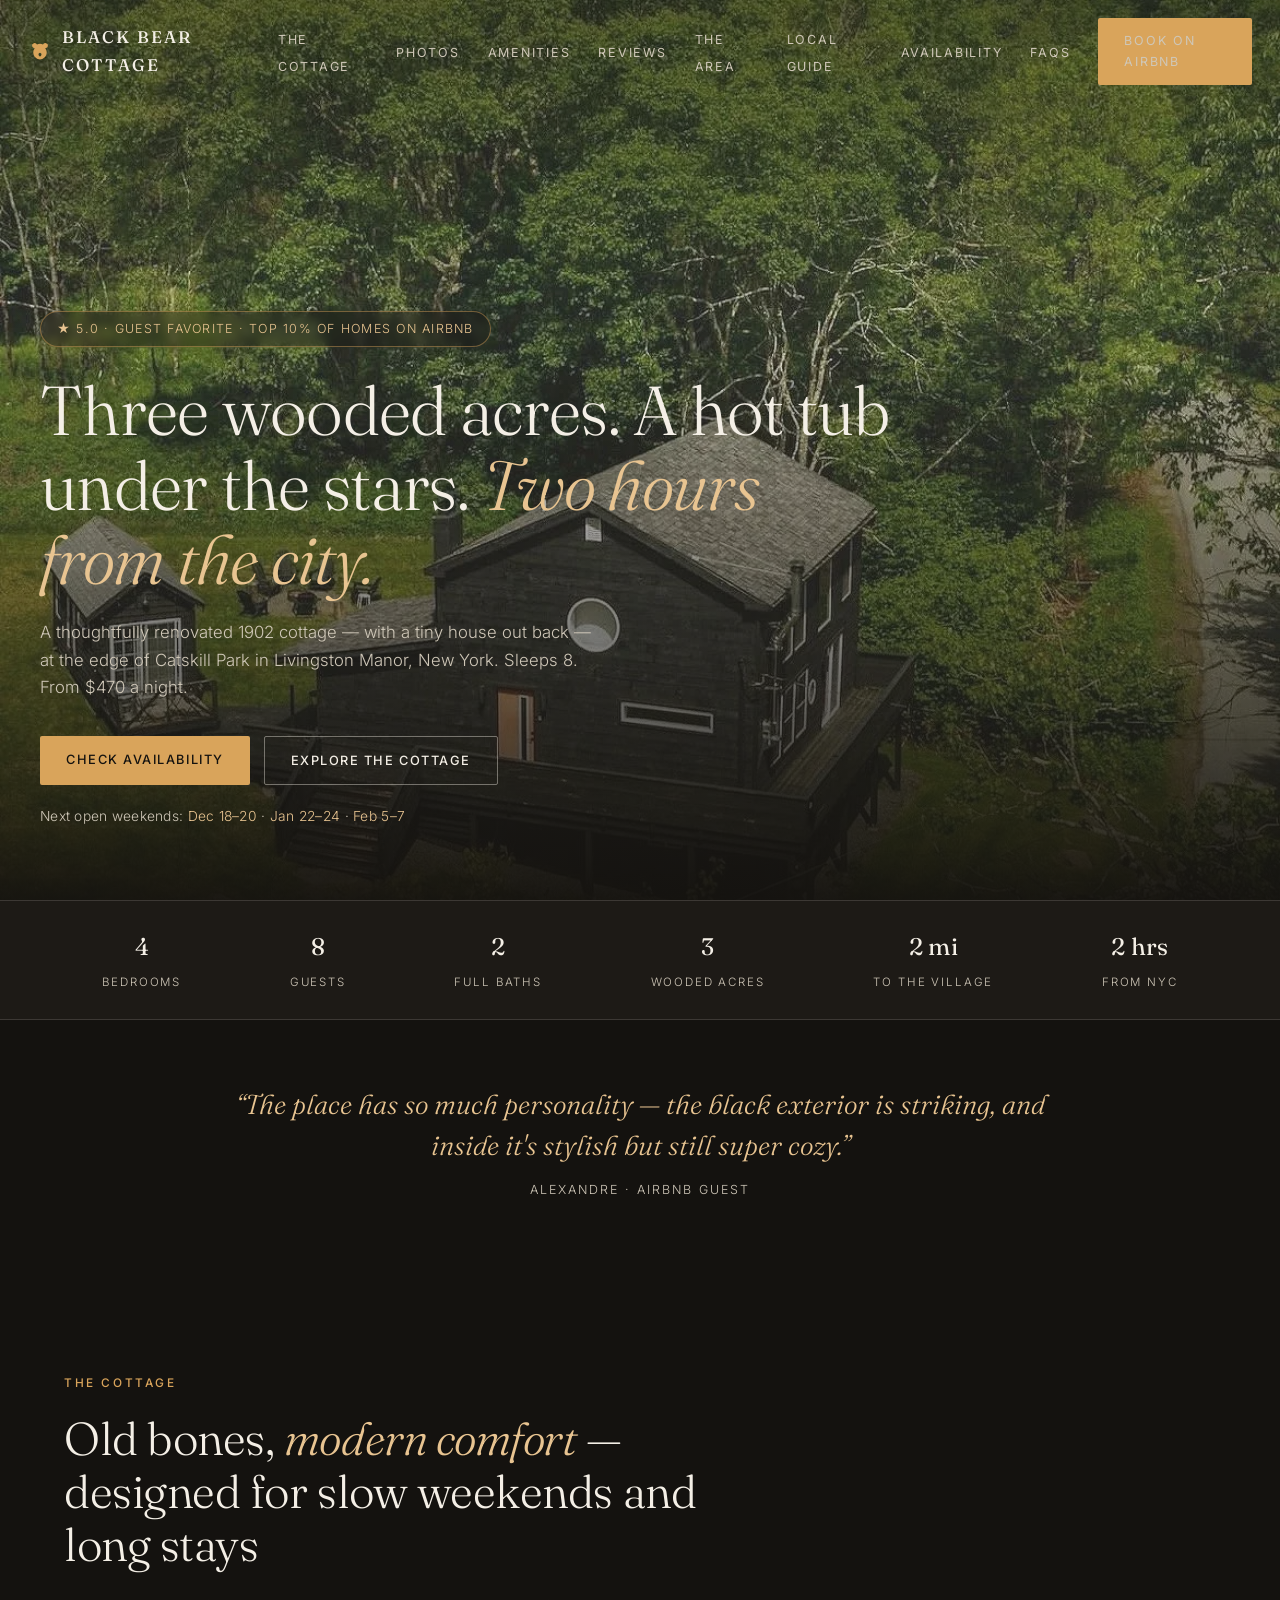
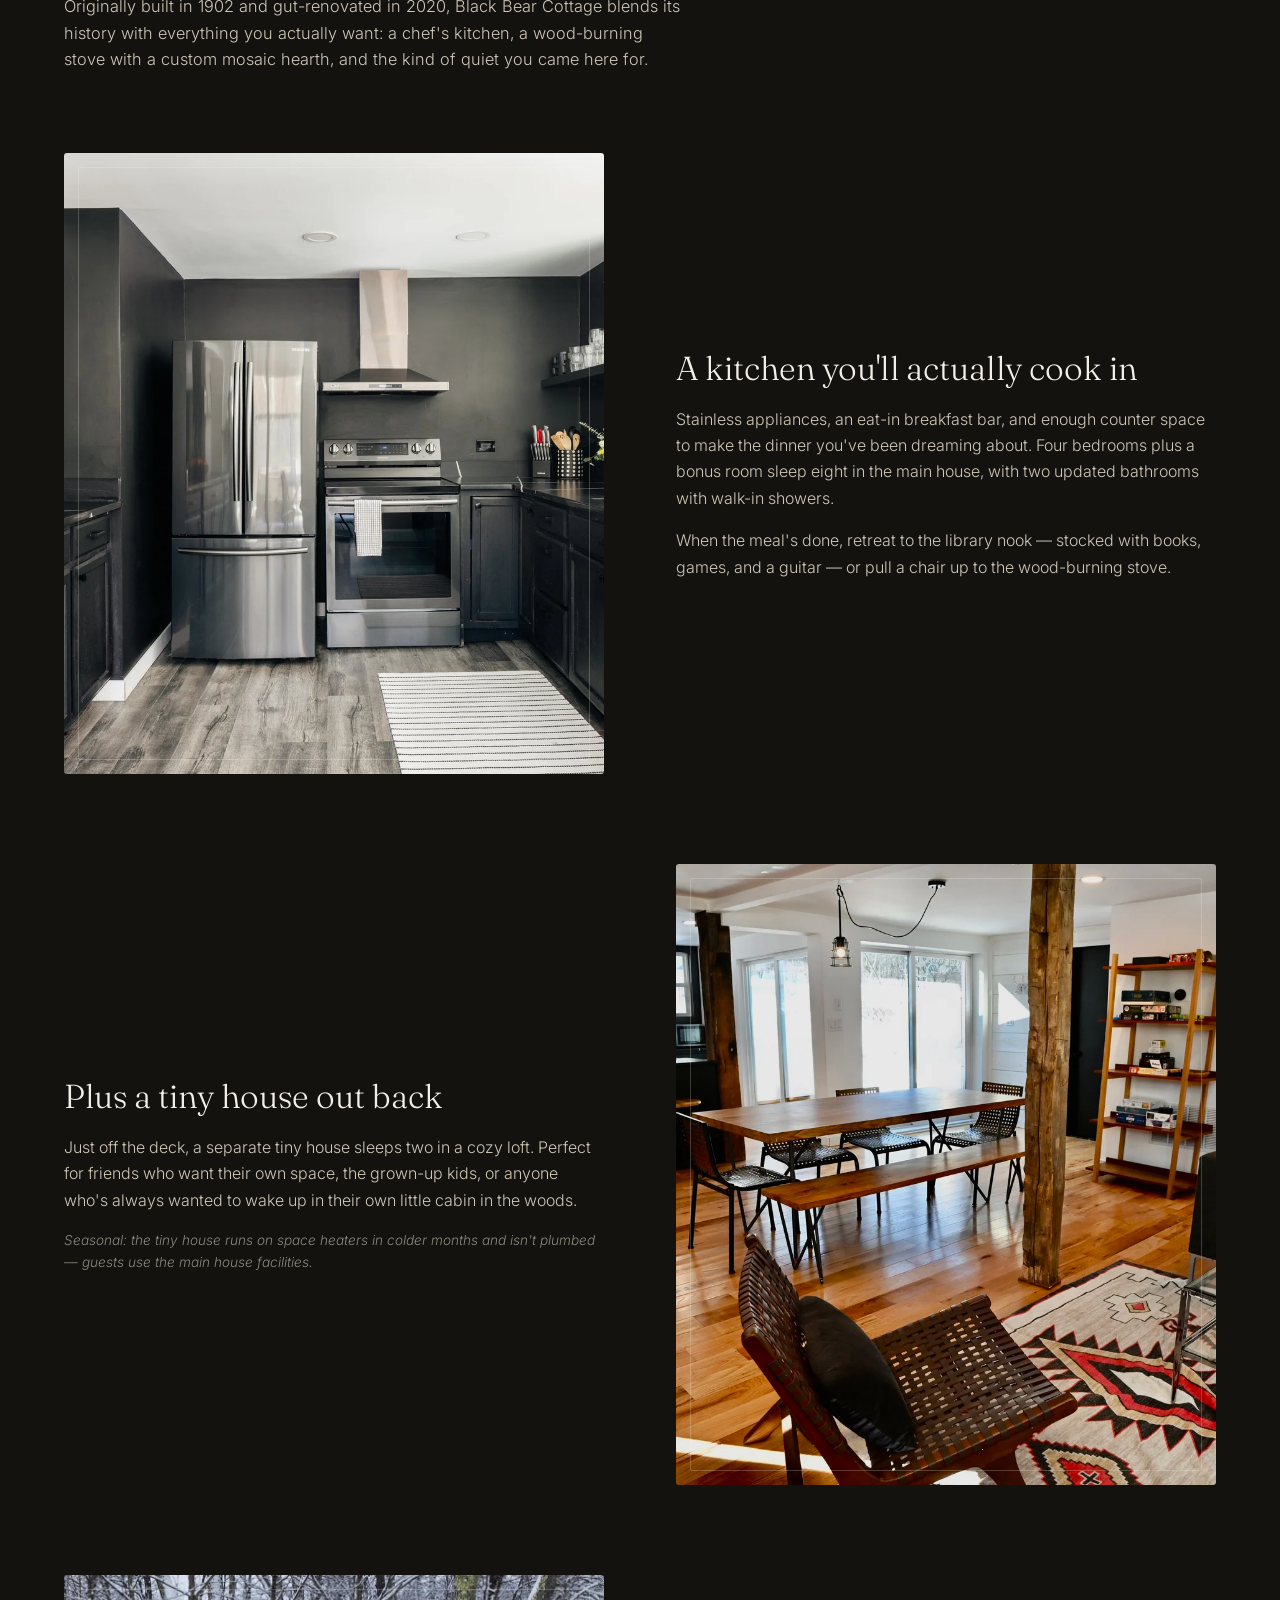
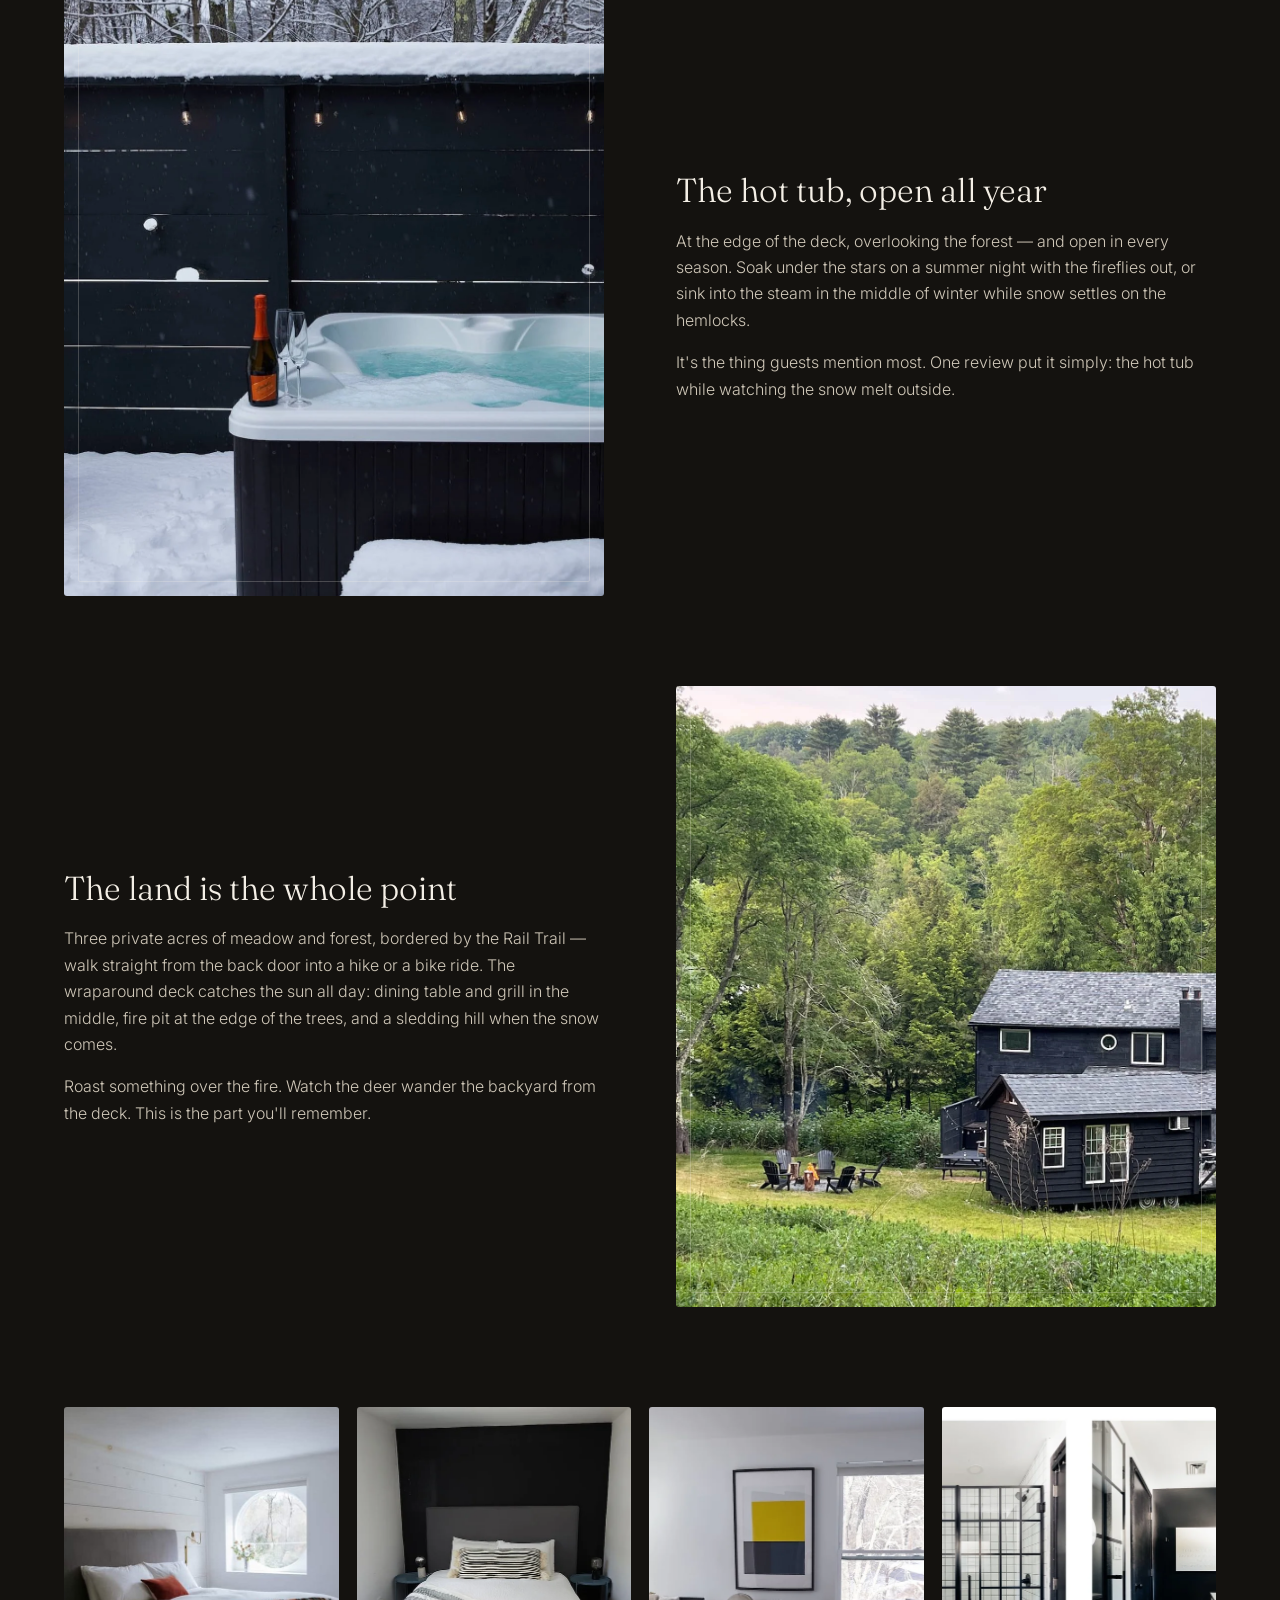
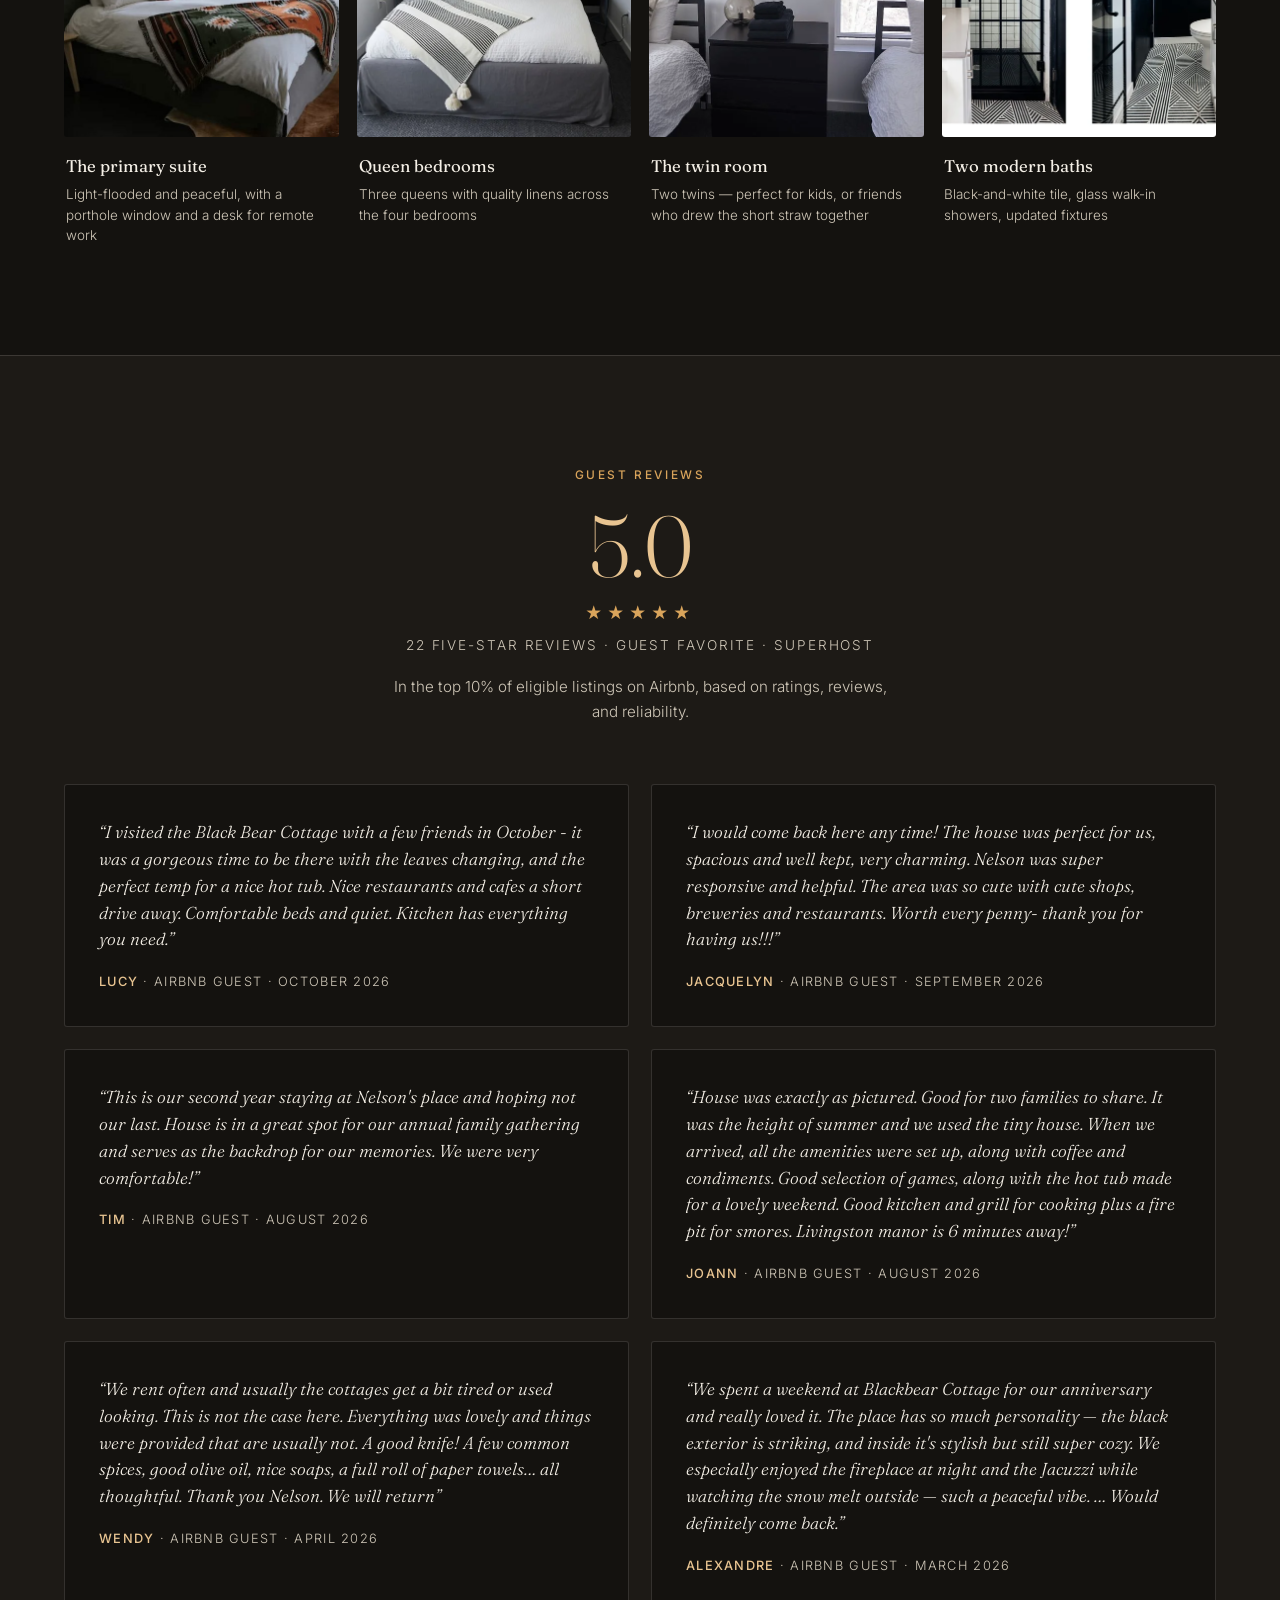
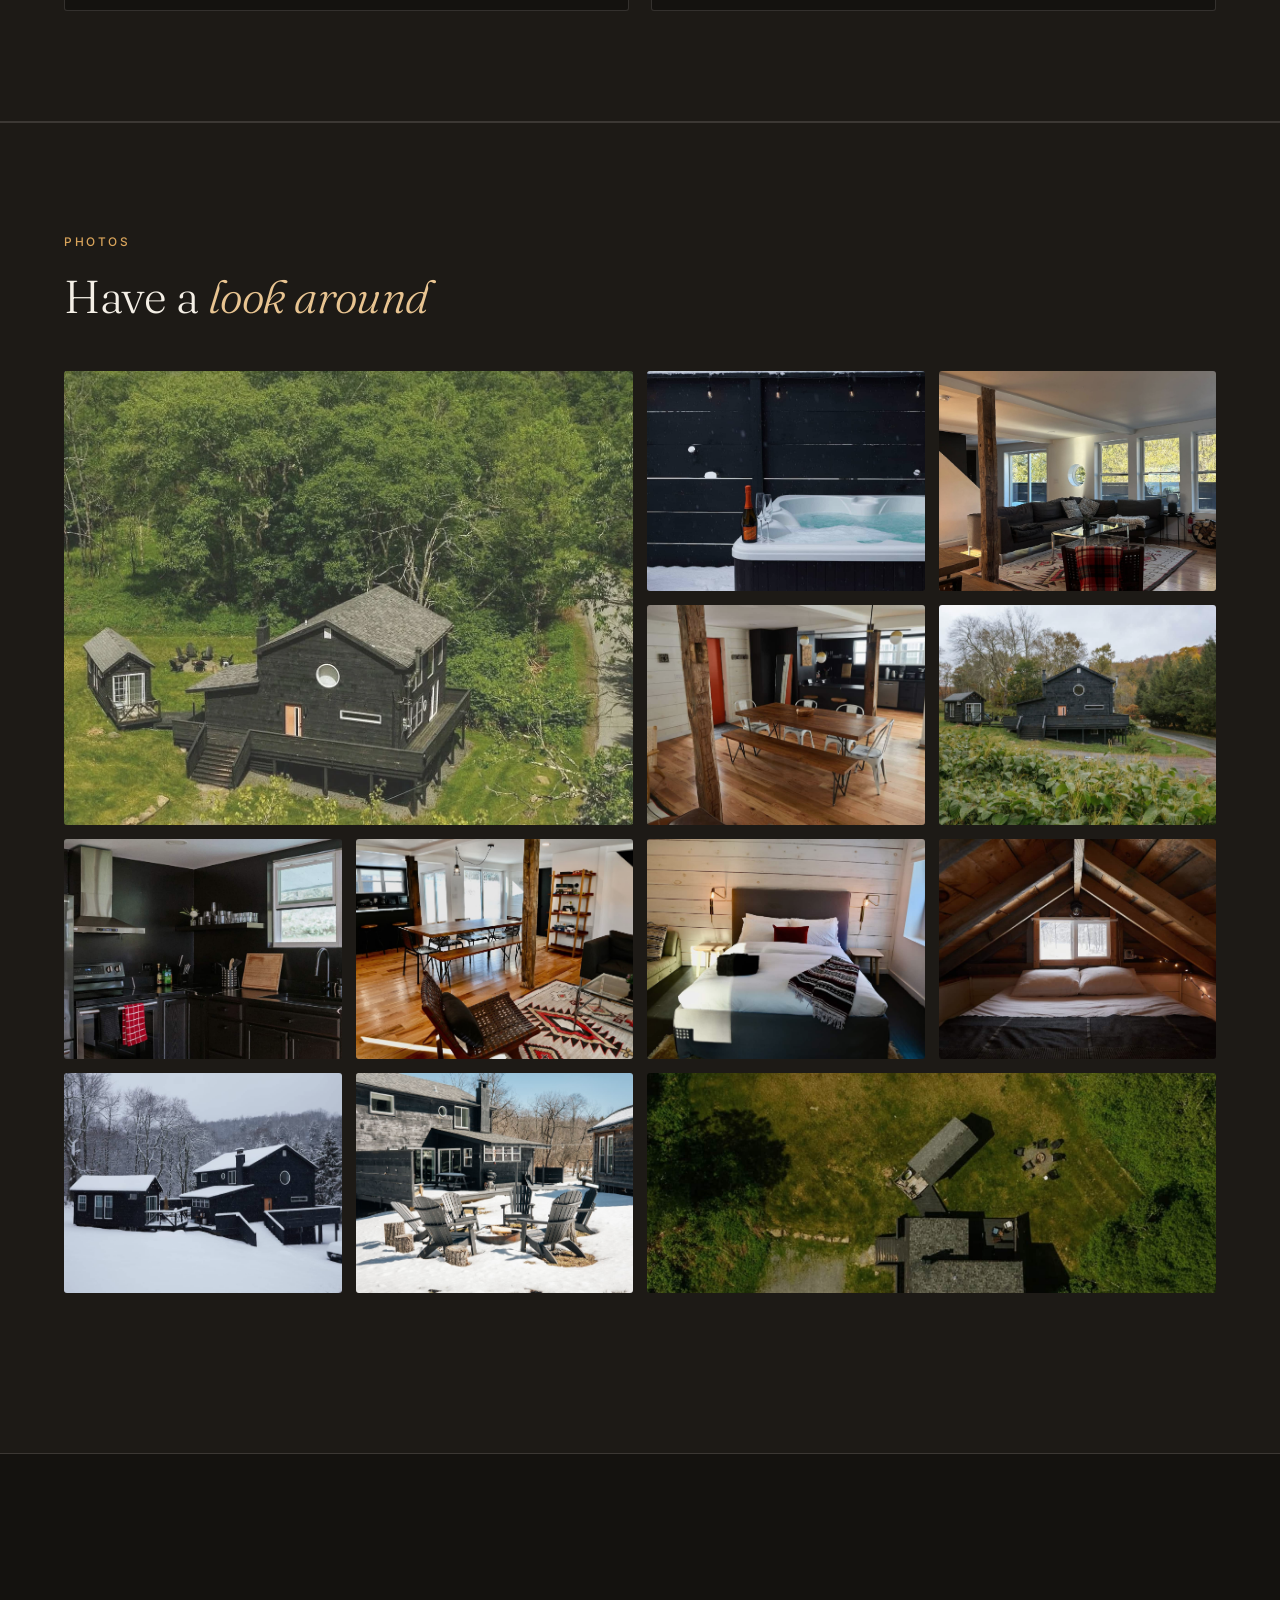
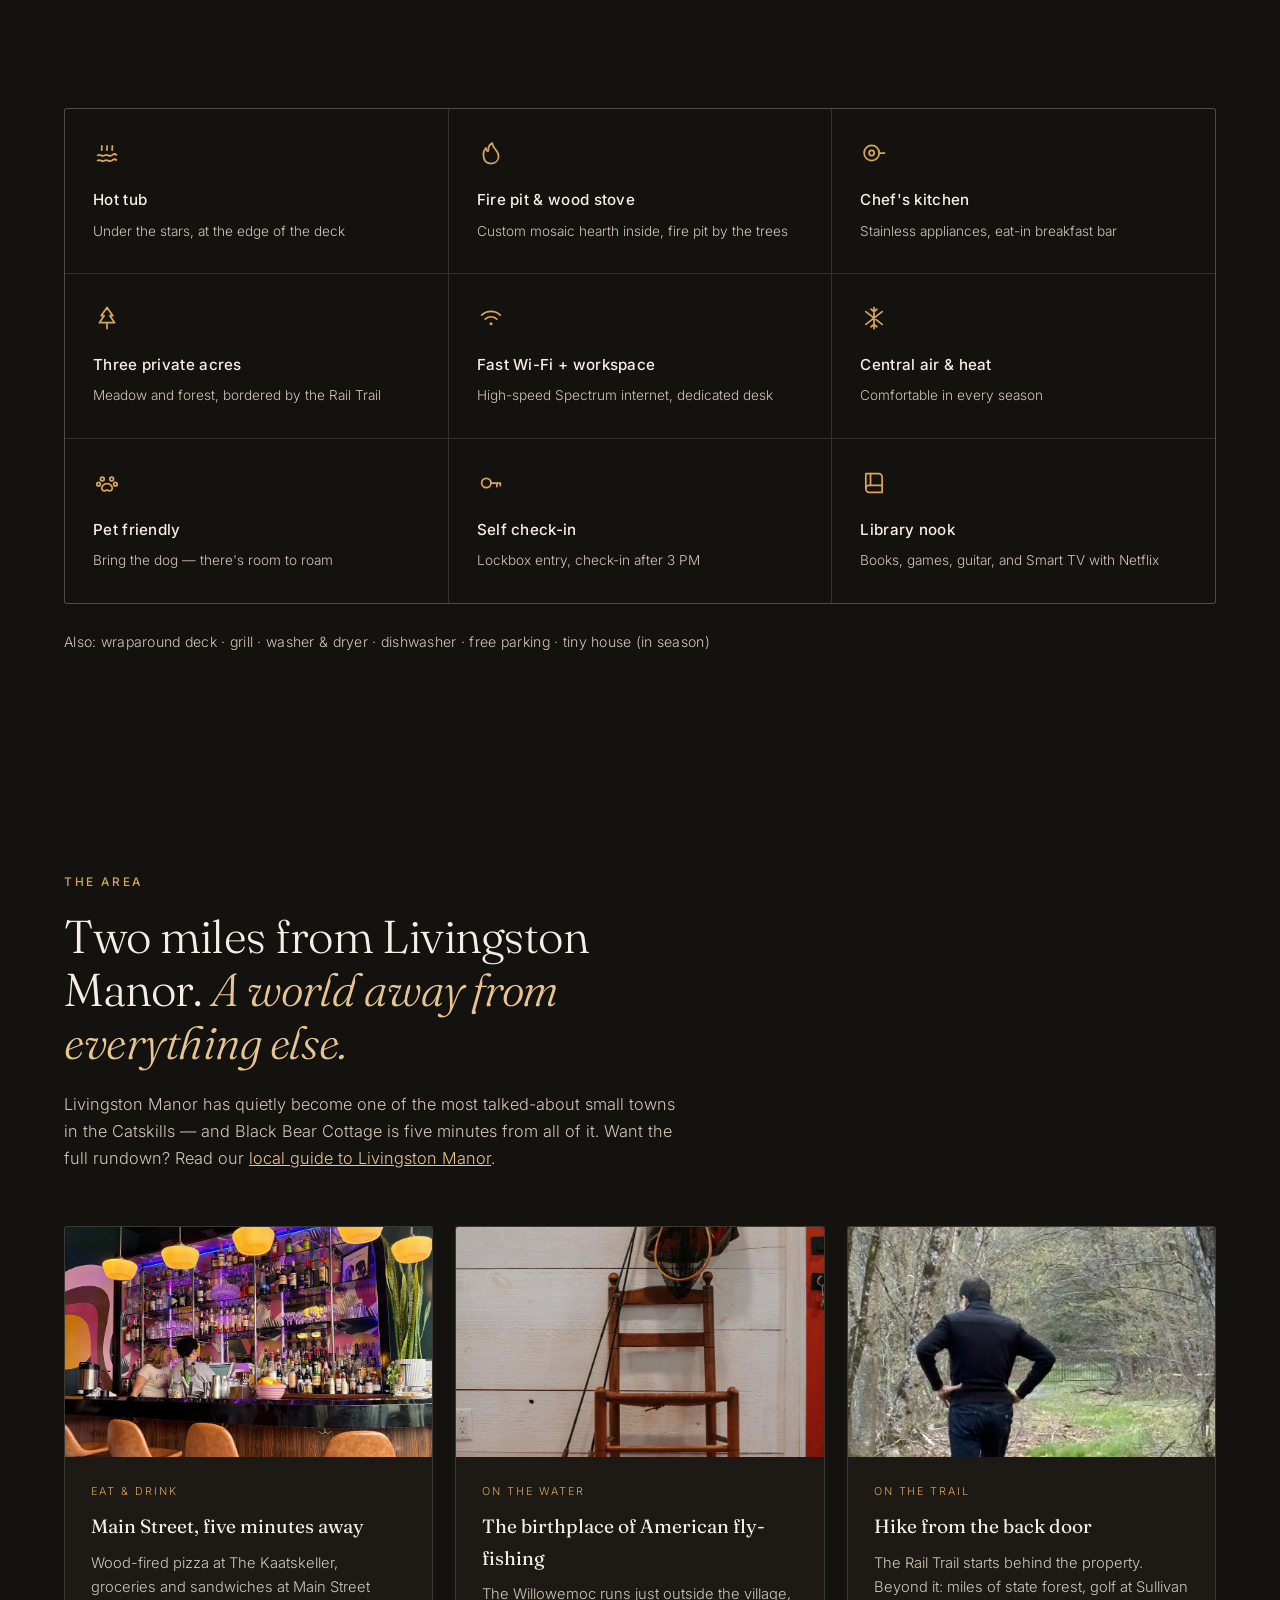
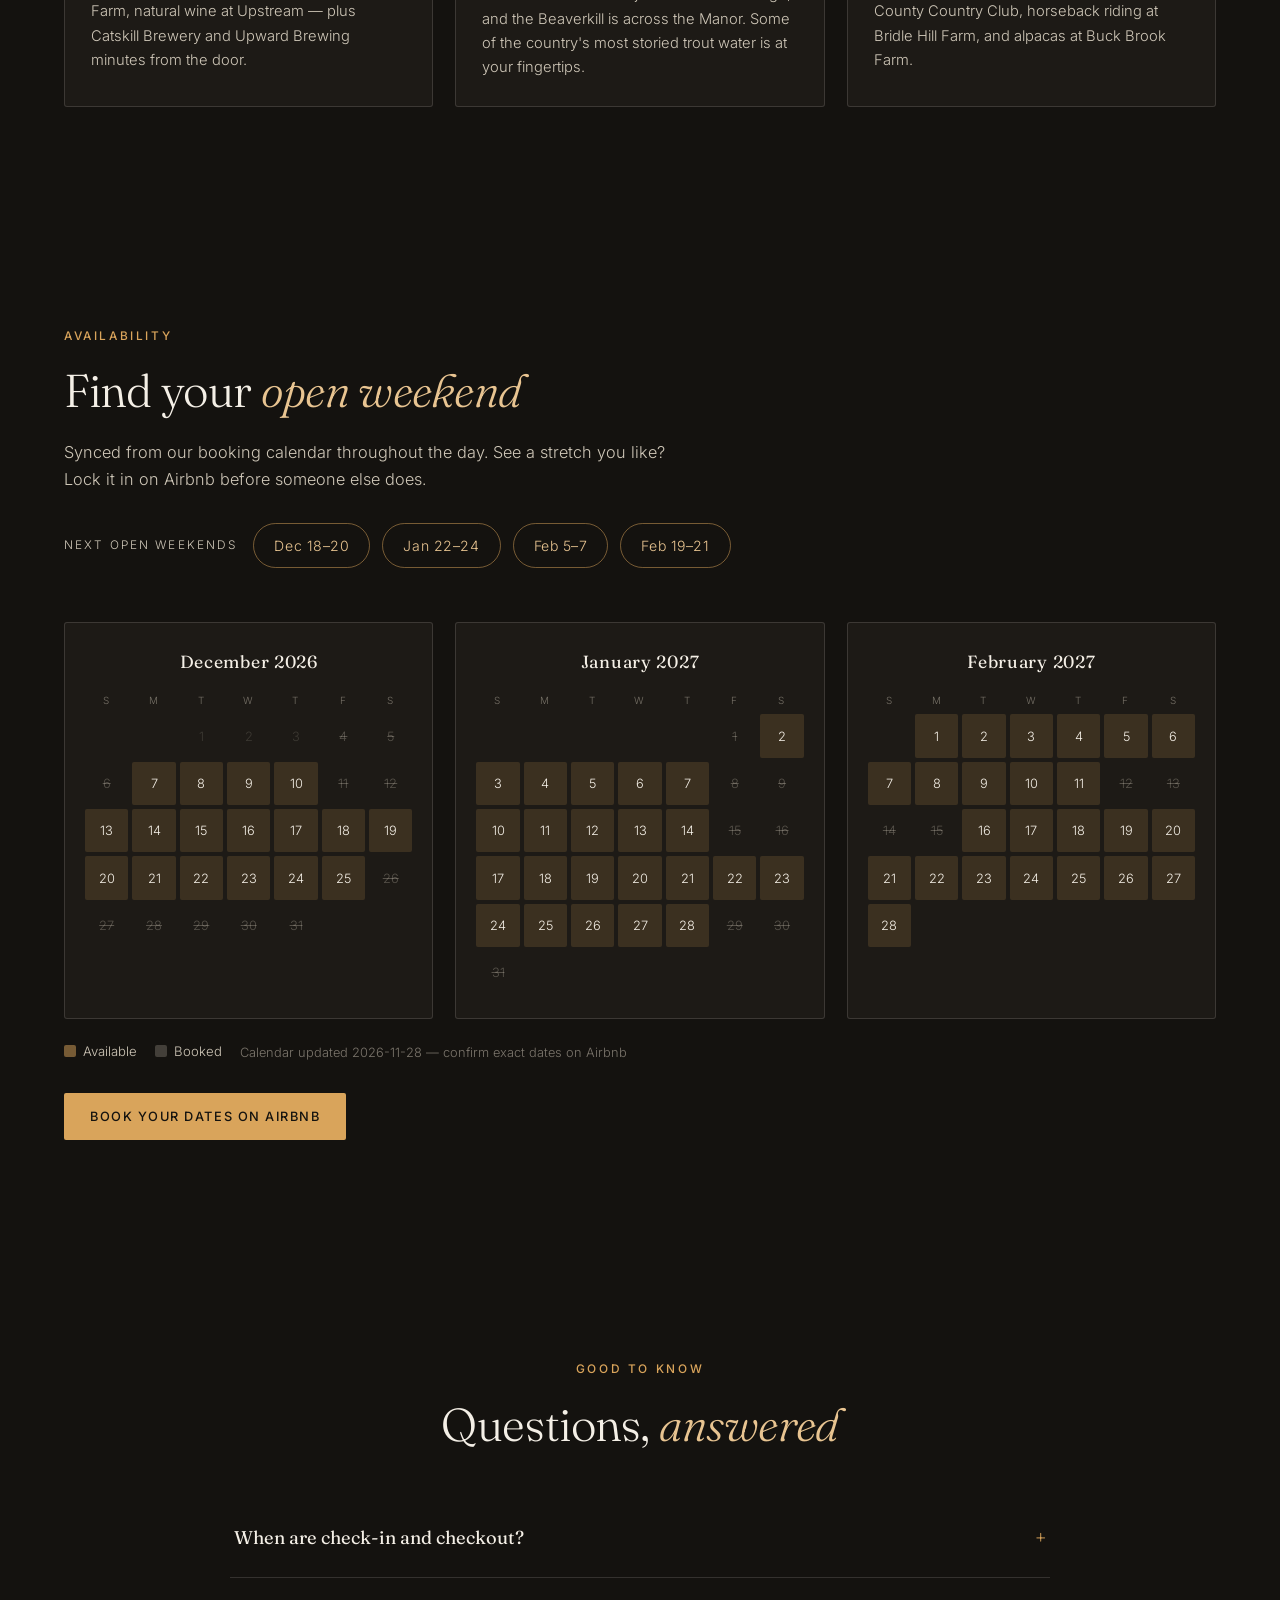
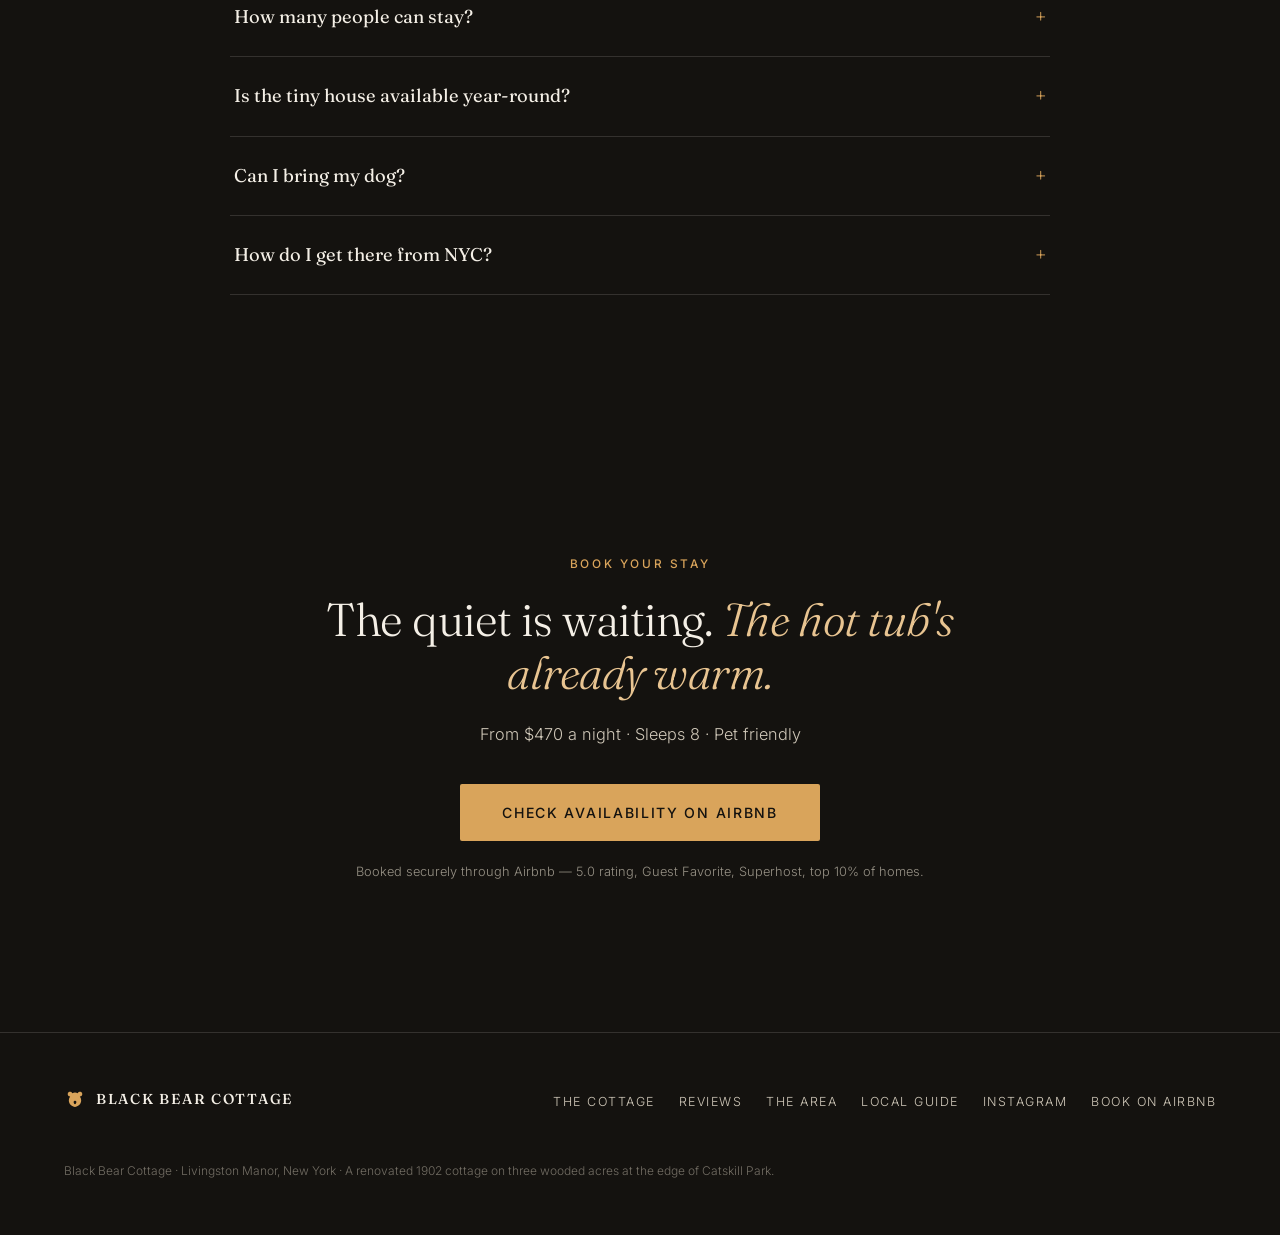
<file: index.html>
<!DOCTYPE html>
<html lang="en">
<head>
  <!-- Google tag (gtag.js) -->
  <script async src="https://www.googletagmanager.com/gtag/js?id=G-ZPM6VEPQL1"></script>
  <script>
    window.dataLayer = window.dataLayer || [];
    function gtag(){dataLayer.push(arguments);}
    gtag('js', new Date());

    gtag('config', 'G-ZPM6VEPQL1');
  </script>

<meta charset="UTF-8">
<meta name="viewport" content="width=device-width, initial-scale=1.0">
<title>Black Bear Cottage — Livingston Manor Cabin with Hot Tub</title>
<meta name="description" content="A renovated 1902 cottage on three wooded acres in Livingston Manor, NY. Hot tub under the stars, chef's kitchen, fire pit. Sleeps 8 — two hours from NYC.">
<meta property="og:title" content="Black Bear Cottage — Catskills Cabin with Hot Tub">
<meta property="og:description" content="Three wooded acres. A hot tub under the stars. A renovated 1902 cottage two hours from New York City.">
<meta property="og:image" content="https://www.blackbearcottage.net/images/image-12.jpg">
<meta property="og:url" content="https://www.blackbearcottage.net/">
<link rel="canonical" href="https://www.blackbearcottage.net/">
<link rel="icon" href="/favicon.svg" type="image/svg+xml">
<link rel="preconnect" href="https://fonts.googleapis.com">
<link rel="preconnect" href="https://fonts.gstatic.com" crossorigin>
<link href="https://fonts.googleapis.com/css2?family=Fraunces:ital,opsz,wght@0,9..144,300;0,9..144,400;0,9..144,500;0,9..144,600;1,9..144,300;1,9..144,400&family=Inter:wght@300;400;500;600&display=swap" rel="stylesheet">
<script type="application/ld+json">
{
  "@context": "https://schema.org",
  "@type": "VacationRental",
  "name": "Black Bear Cottage",
  "description": "A renovated 1902 cottage on three wooded acres in Livingston Manor, NY. Sleeps 8 across 4 bedrooms with hot tub, fire pit, chef's kitchen, and seasonal tiny house.",
  "url": "https://www.blackbearcottage.net/",
  "sameAs": ["https://airbnb.com/h/theblackbearcottage"],
  "image": [
    "https://www.blackbearcottage.net/images/image-12.jpg",
    "https://www.blackbearcottage.net/images/bnb-hot-tub-night.jpg",
    "https://www.blackbearcottage.net/images/bnb-exterior-summer.jpg",
    "https://www.blackbearcottage.net/images/bnb-kitchen.jpg",
    "https://www.blackbearcottage.net/images/bnb-exterior-snow.jpg",
    "https://www.blackbearcottage.net/images/bnb-aerial.jpg"
  ],
  "address": {
    "@type": "PostalAddress",
    "addressLocality": "Livingston Manor",
    "addressRegion": "NY",
    "addressCountry": "US"
  },
  "geo": {
    "@type": "GeoCoordinates",
    "latitude": 41.90,
    "longitude": -74.83
  },
  "priceRange": "From $470 per night",
  "aggregateRating": {
    "@type": "AggregateRating",
    "ratingValue": "5.0",
    "reviewCount": "22"
  },
  "review": [
    {
      "@type": "Review",
      "author": { "@type": "Person", "name": "Lucy" },
      "datePublished": "2026-10",
      "reviewRating": { "@type": "Rating", "ratingValue": "5" },
      "reviewBody": "I visited the Black Bear Cottage with a few friends in October - it was a gorgeous time to be there with the leaves changing, and the perfect temp for a nice hot tub. Nice restaurants and cafes a short drive away. Comfortable beds and quiet. Kitchen has everything you need."
    },
    {
      "@type": "Review",
      "author": { "@type": "Person", "name": "Tim" },
      "datePublished": "2026-08",
      "reviewRating": { "@type": "Rating", "ratingValue": "5" },
      "reviewBody": "This is our second year staying at Nelson's place and hoping not our last. House is in a great spot for our annual family gathering and serves as the backdrop for our memories. We were very comfortable!"
    },
    {
      "@type": "Review",
      "author": { "@type": "Person", "name": "Alexandre" },
      "datePublished": "2026-03",
      "reviewRating": { "@type": "Rating", "ratingValue": "5" },
      "reviewBody": "The place has so much personality — the black exterior is striking, and inside it's stylish but still super cozy. We especially enjoyed the fireplace at night and the Jacuzzi while watching the snow melt outside — such a peaceful vibe."
    }
  ],
  "amenityFeature": [
    { "@type": "LocationFeatureSpecification", "name": "Year-round outdoor hot tub", "value": true },
    { "@type": "LocationFeatureSpecification", "name": "Fire pit", "value": true },
    { "@type": "LocationFeatureSpecification", "name": "Wood-burning stove", "value": true },
    { "@type": "LocationFeatureSpecification", "name": "Chef's kitchen", "value": true },
    { "@type": "LocationFeatureSpecification", "name": "Central air conditioning and heat", "value": true },
    { "@type": "LocationFeatureSpecification", "name": "High-speed Wi-Fi with dedicated workspace", "value": true },
    { "@type": "LocationFeatureSpecification", "name": "Washer and dryer", "value": true },
    { "@type": "LocationFeatureSpecification", "name": "Free parking", "value": true },
    { "@type": "LocationFeatureSpecification", "name": "Seasonal tiny house (sleeps 2)", "value": true },
    { "@type": "LocationFeatureSpecification", "name": "Pet friendly", "value": true }
  ],
  "containsPlace": {
    "@type": "Accommodation",
    "occupancy": { "@type": "QuantitativeValue", "value": 8 },
    "numberOfBedrooms": 4,
    "numberOfBathroomsTotal": 2
  },
  "petsAllowed": true,
  "checkinTime": "15:00",
  "checkoutTime": "11:00"
}
</script>
<script type="application/ld+json">
{
  "@context": "https://schema.org",
  "@type": "FAQPage",
  "mainEntity": [
    {
      "@type": "Question",
      "name": "When are check-in and checkout at Black Bear Cottage?",
      "acceptedAnswer": { "@type": "Answer", "text": "Check-in is anytime after 3:00 PM with easy self check-in via lockbox. Checkout is by 11:00 AM." }
    },
    {
      "@type": "Question",
      "name": "How many people can stay at Black Bear Cottage?",
      "acceptedAnswer": { "@type": "Answer", "text": "The main house sleeps 8 across four bedrooms and a bonus room (3 queens + 2 twins), with 2 full bathrooms. In season, the tiny house sleeps 2 more in a cozy loft." }
    },
    {
      "@type": "Question",
      "name": "Is the tiny house available year-round?",
      "acceptedAnswer": { "@type": "Answer", "text": "The tiny house is seasonal — it runs on space heaters in colder months and isn't plumbed, so tiny house guests use the main house facilities." }
    },
    {
      "@type": "Question",
      "name": "Is Black Bear Cottage pet friendly?",
      "acceptedAnswer": { "@type": "Answer", "text": "Yes — Black Bear Cottage is pet friendly, with three wooded acres and the Rail Trail out back." }
    },
    {
      "@type": "Question",
      "name": "How do I get to Black Bear Cottage from NYC?",
      "acceptedAnswer": { "@type": "Answer", "text": "It's about two hours from the George Washington Bridge — a straight shot up Route 17 to Livingston Manor, then two miles to the cottage on a quiet dead-end road." }
    }
  ]
}
</script>
<style>
  :root {
    --ink: #14120f;
    --ink-2: #1d1a16;
    --ink-3: #262219;
    --paper: #f4efe6;
    --paper-dim: #cfc7b8;
    --amber: #d9a45b;
    --amber-soft: #e8c491;
    --line: rgba(244, 239, 230, 0.14);
    --serif: "Fraunces", Georgia, serif;
    --sans: "Inter", -apple-system, sans-serif;
  }
  * { margin: 0; padding: 0; box-sizing: border-box; }
  html { scroll-behavior: smooth; }
  body {
    background: var(--ink);
    color: var(--paper);
    font-family: var(--sans);
    font-weight: 300;
    line-height: 1.65;
    -webkit-font-smoothing: antialiased;
  }
  img { display: block; max-width: 100%; }
  a { color: inherit; }
  .wrap { max-width: 1200px; margin: 0 auto; padding: 0 24px; }

  /* ---------- Nav ---------- */
  nav {
    position: fixed; top: 0; left: 0; right: 0; z-index: 100;
    display: flex; align-items: center; justify-content: space-between;
    padding: 18px 28px;
    transition: background .4s ease, box-shadow .4s ease, padding .4s ease;
  }
  nav.scrolled {
    background: rgba(20, 18, 15, 0.92);
    backdrop-filter: blur(12px);
    box-shadow: 0 1px 0 var(--line);
    padding: 12px 28px;
  }
  .brand {
    font-family: var(--serif); font-weight: 500; font-size: 1.05rem;
    letter-spacing: .12em; text-transform: uppercase; text-decoration: none;
    display: flex; align-items: center; gap: 10px;
  }
  .brand svg { width: 26px; height: 26px; fill: var(--amber); }
  .nav-links { display: flex; gap: 28px; align-items: center; list-style: none; }
  .nav-links a {
    text-decoration: none; font-size: .78rem; letter-spacing: .14em;
    text-transform: uppercase; color: var(--paper-dim); font-weight: 400;
    transition: color .25s;
  }
  .nav-links a:hover { color: var(--paper); }
  .btn {
    display: inline-block; text-decoration: none;
    background: var(--amber); color: var(--ink);
    font-family: var(--sans); font-weight: 500; font-size: .8rem;
    letter-spacing: .12em; text-transform: uppercase;
    padding: 13px 26px; border-radius: 2px;
    transition: background .25s, transform .25s;
  }
  .btn:hover { background: var(--amber-soft); transform: translateY(-1px); }
  .btn.ghost {
    background: transparent; color: var(--paper);
    border: 1px solid rgba(244,239,230,.4);
  }
  .btn.ghost:hover { border-color: var(--paper); background: rgba(244,239,230,.06); }
  @media (max-width: 860px) { .nav-links li.hide-m { display: none; } }

  /* ---------- Hero ---------- */
  header.hero {
    position: relative; min-height: 100svh;
    display: flex; align-items: flex-end;
  }
  .hero-bg {
    position: absolute; inset: 0;
    background-image:
      linear-gradient(180deg, rgba(20,18,15,.45) 0%, rgba(20,18,15,.1) 35%, rgba(20,18,15,.55) 72%, rgba(20,18,15,.97) 100%),
      url('images/image-12.jpg');
    background-size: cover; background-position: center;
  }
  .hero-inner { position: relative; width: 100%; padding: 0 0 72px; }
  .rating-pill {
    display: inline-flex; align-items: center; gap: 8px;
    font-size: .78rem; letter-spacing: .1em; text-transform: uppercase;
    color: var(--amber-soft); border: 1px solid rgba(217,164,91,.45);
    border-radius: 100px; padding: 7px 16px; margin-bottom: 26px;
    background: rgba(20,18,15,.35); backdrop-filter: blur(4px);
  }
  h1 {
    font-family: var(--serif); font-weight: 300;
    font-size: clamp(2.4rem, 5.4vw, 4.6rem);
    line-height: 1.08; letter-spacing: -0.01em; max-width: 850px;
  }
  h1 em { font-style: italic; color: var(--amber-soft); }
  .hero-sub {
    margin-top: 22px; max-width: 560px; font-size: 1.05rem;
    color: var(--paper-dim); font-weight: 300;
  }
  .hero-ctas { margin-top: 34px; display: flex; gap: 14px; flex-wrap: wrap; }

  /* ---------- Facts strip ---------- */
  .facts { border-top: 1px solid var(--line); border-bottom: 1px solid var(--line); background: var(--ink-2); }
  .facts-inner {
    display: flex; flex-wrap: wrap; justify-content: space-between;
    padding: 26px 24px; gap: 18px 32px; max-width: 1200px; margin: 0 auto;
  }
  .fact { text-align: center; flex: 1 1 auto; min-width: 100px; }
  .fact b {
    display: block; font-family: var(--serif); font-weight: 400;
    font-size: 1.5rem; color: var(--paper); letter-spacing: .01em;
  }
  .fact span {
    font-size: .72rem; letter-spacing: .16em; text-transform: uppercase;
    color: var(--paper-dim);
  }

  /* ---------- Sections ---------- */
  .wknd-chips { display: flex; align-items: center; gap: 12px; flex-wrap: wrap; margin-top: 30px; }
  .wknd-label { font-size: .74rem; letter-spacing: .18em; text-transform: uppercase; color: var(--paper-dim); margin-right: 4px; }
  .wknd-chip {
    display: inline-block; text-decoration: none;
    border: 1px solid rgba(217,164,91,.5); color: var(--amber-soft);
    padding: 10px 20px; border-radius: 100px; font-size: .88rem; letter-spacing: .04em;
    transition: background .25s, color .25s;
  }
  .wknd-chip:hover { background: var(--amber); color: var(--ink); }
  .hero-wknd { margin-top: 20px; font-size: .86rem; color: var(--paper-dim); letter-spacing: .02em; }
  .hero-wknd a { color: var(--amber-soft); text-decoration: none; }
  .hero-wknd a:hover { text-decoration: underline; }

  .quote-strip { padding: 64px 24px; text-align: center; }
  .quote-strip q {
    quotes: "\201C" "\201D";
    font-family: var(--serif); font-weight: 300; font-style: italic;
    font-size: clamp(1.25rem, 2.4vw, 1.7rem); line-height: 1.5;
    color: var(--amber-soft); display: block; max-width: 820px; margin: 0 auto;
  }
  .quote-strip span { display: block; margin-top: 14px; font-size: .78rem; letter-spacing: .16em; text-transform: uppercase; color: var(--paper-dim); }

  section { padding: 110px 0; }
  .kicker {
    font-size: .74rem; letter-spacing: .22em; text-transform: uppercase;
    color: var(--amber); font-weight: 500; margin-bottom: 18px; display: block;
  }
  h2 {
    font-family: var(--serif); font-weight: 300;
    font-size: clamp(1.9rem, 3.6vw, 3rem); line-height: 1.15;
    letter-spacing: -0.01em; max-width: 640px;
  }
  h2 em { font-style: italic; color: var(--amber-soft); }
  .lede { margin-top: 22px; max-width: 620px; color: var(--paper-dim); font-size: 1.02rem; }

  .split { display: grid; grid-template-columns: 1fr 1fr; gap: 72px; align-items: center; }
  .split.rev > .split-img { order: 2; }
  .split-img { position: relative; }
  .split-img img {
    width: 100%; aspect-ratio: 4/4.6; object-fit: cover; border-radius: 3px;
  }
  .split-img::after {
    content: ""; position: absolute; inset: 14px;
    border: 1px solid rgba(244,239,230,.22); border-radius: 2px; pointer-events: none;
  }
  .split h3 {
    font-family: var(--serif); font-weight: 300; font-size: clamp(1.6rem, 2.6vw, 2.2rem);
    line-height: 1.2; margin-bottom: 18px;
  }
  .split p { color: var(--paper-dim); margin-bottom: 16px; }
  .split p:last-child { margin-bottom: 0; }
  .split .note { font-size: .85rem; font-style: italic; color: rgba(207,199,184,.65); }
  @media (max-width: 860px) {
    .split { grid-template-columns: 1fr; gap: 36px; }
    .split.rev > .split-img { order: 0; }
    section { padding: 72px 0; }
  }

  /* ---------- Rooms ---------- */
  .rooms-grid { display: grid; grid-template-columns: repeat(4, 1fr); gap: 18px; }
  .rooms-grid figure { margin: 0; }
  .rooms-grid img {
    width: 100%; aspect-ratio: 3/3.6; object-fit: cover; border-radius: 3px;
    filter: saturate(.94);
  }
  .rooms-grid figcaption { padding: 16px 2px 0; }
  .rooms-grid figcaption b {
    display: block; font-family: var(--serif); font-weight: 400;
    font-size: 1.05rem; margin-bottom: 4px;
  }
  .rooms-grid figcaption span { font-size: .84rem; color: var(--paper-dim); line-height: 1.5; display: block; }
  @media (max-width: 860px) { .rooms-grid { grid-template-columns: repeat(2, 1fr); } }

  /* ---------- Gallery ---------- */
  .gallery { background: var(--ink-2); border-top: 1px solid var(--line); border-bottom: 1px solid var(--line); }
  .g-grid {
    margin-top: 48px; display: grid; gap: 14px;
    grid-template-columns: repeat(4, 1fr); grid-auto-rows: 220px;
  }
  .g-grid a { overflow: hidden; border-radius: 3px; display: block; }
  .g-grid img {
    width: 100%; height: 100%; object-fit: cover;
    transition: transform .8s cubic-bezier(.2,.6,.2,1), filter .8s;
    filter: saturate(.92);
  }
  .g-grid a:hover img { transform: scale(1.045); filter: saturate(1.05); }
  .g-wide { grid-column: span 2; }
  .g-tall { grid-row: span 2; }
  @media (max-width: 860px) {
    .g-grid { grid-template-columns: repeat(2, 1fr); grid-auto-rows: 170px; }
  }

  /* ---------- Amenities ---------- */
  .amen-grid {
    margin-top: 54px; display: grid;
    grid-template-columns: repeat(3, 1fr); gap: 1px;
    background: var(--line); border: 1px solid var(--line); border-radius: 3px; overflow: hidden;
  }
  .amen {
    background: var(--ink); padding: 30px 28px;
    transition: background .3s;
  }
  .amen:hover { background: var(--ink-3); }
  .amen .ico { color: var(--amber); display: block; margin-bottom: 14px; }
  .amen .ico-svg { width: 28px; height: 28px; }
  .amen b { display: block; font-weight: 500; font-size: .95rem; margin-bottom: 4px; letter-spacing: .02em; }
  .amen span { font-size: .85rem; color: var(--paper-dim); }
  .amen-more {
    margin-top: 26px; color: var(--paper-dim); font-size: .88rem; letter-spacing: .02em;
  }
  @media (max-width: 860px) { .amen-grid { grid-template-columns: 1fr; } }

  /* ---------- Reviews ---------- */
  .reviews { background: var(--ink-2); border-top: 1px solid var(--line); border-bottom: 1px solid var(--line); }
  .rev-head { text-align: center; }
  .rev-head h2 { margin: 0 auto; }
  .big-rating {
    font-family: var(--serif); font-size: clamp(3.4rem, 7vw, 5.4rem);
    font-weight: 300; color: var(--amber-soft); line-height: 1;
  }
  .stars { color: var(--amber); letter-spacing: .3em; font-size: 1.05rem; margin: 10px 0 6px; }
  .rev-sub { color: var(--paper-dim); font-size: .85rem; letter-spacing: .14em; text-transform: uppercase; }
  .rev-grid { margin-top: 60px; display: grid; grid-template-columns: 1fr 1fr; gap: 22px; }
  .rev-card {
    border: 1px solid var(--line); border-radius: 3px; padding: 34px;
    background: var(--ink); display: flex; flex-direction: column; gap: 18px;
  }
  .rev-card q {
    quotes: "\201C" "\201D";
    font-family: var(--serif); font-weight: 300; font-style: italic;
    font-size: 1.08rem; line-height: 1.55; color: var(--paper);
  }
  .rev-card footer { font-size: .8rem; letter-spacing: .1em; text-transform: uppercase; color: var(--paper-dim); }
  .rev-card footer b { color: var(--amber-soft); font-weight: 500; }
  @media (max-width: 860px) { .rev-grid { grid-template-columns: 1fr; } }

  /* ---------- Area ---------- */
  .area-grid { margin-top: 54px; display: grid; grid-template-columns: repeat(3, 1fr); gap: 22px; }
  .area-card {
    border-radius: 3px; overflow: hidden; border: 1px solid var(--line);
    background: var(--ink-2); display: flex; flex-direction: column;
  }
  .area-card img { height: 230px; width: 100%; object-fit: cover; filter: saturate(.92); }
  .area-body { padding: 26px; flex: 1; }
  .area-body b { font-family: var(--serif); font-weight: 400; font-size: 1.2rem; display: block; margin-bottom: 8px; }
  .area-body p { font-size: .92rem; color: var(--paper-dim); }
  .area-body .tag { font-size: .68rem; letter-spacing: .18em; text-transform: uppercase; color: var(--amber); display: block; margin-bottom: 10px; }
  @media (max-width: 860px) { .area-grid { grid-template-columns: 1fr; } }

  /* ---------- FAQ ---------- */
  /* ---------- Availability ---------- */
  .cal-grid { margin-top: 54px; display: grid; grid-template-columns: repeat(3, 1fr); gap: 22px; }
  .cal-month {
    border: 1px solid var(--line); border-radius: 3px; padding: 24px 20px;
    background: var(--ink-2);
  }
  .cal-month h4 {
    font-family: var(--serif); font-weight: 400; font-size: 1.1rem;
    text-align: center; margin-bottom: 16px; letter-spacing: .04em;
  }
  .cal-dow, .cal-days { display: grid; grid-template-columns: repeat(7, 1fr); gap: 4px; }
  .cal-dow span {
    font-size: .62rem; letter-spacing: .1em; text-transform: uppercase;
    color: rgba(207,199,184,.5); text-align: center; padding-bottom: 6px;
  }
  .cal-days span {
    aspect-ratio: 1; display: flex; align-items: center; justify-content: center;
    font-size: .8rem; border-radius: 2px;
  }
  .cal-days .open { background: rgba(217,164,91,.16); color: var(--paper); }
  .cal-days .busy { color: rgba(207,199,184,.32); text-decoration: line-through; }
  .cal-days .past { color: rgba(207,199,184,.18); }
  .cal-legend { margin-top: 22px; font-size: .82rem; color: var(--paper-dim); display: flex; align-items: center; gap: 18px; flex-wrap: wrap; }
  .cal-legend .dot { width: 12px; height: 12px; border-radius: 2px; display: inline-block; margin-right: 7px; vertical-align: -1px; }
  .cal-legend .dot.open { background: rgba(217,164,91,.5); }
  .cal-legend .dot.busy { background: rgba(207,199,184,.25); }
  .cal-note { font-size: .8rem; color: rgba(207,199,184,.55); }
  @media (max-width: 860px) { .cal-grid { grid-template-columns: 1fr; } }

  details {
    border-bottom: 1px solid var(--line); padding: 22px 4px;
  }
  details summary {
    cursor: pointer; list-style: none; display: flex; justify-content: space-between; align-items: center;
    font-family: var(--serif); font-size: 1.15rem; font-weight: 400;
  }
  details summary::-webkit-details-marker { display: none; }
  details summary::after { content: "+"; color: var(--amber); font-size: 1.3rem; transition: transform .3s; }
  details[open] summary::after { transform: rotate(45deg); }
  details p { margin-top: 14px; color: var(--paper-dim); max-width: 700px; }
  .faq-wrap { max-width: 820px; margin: 48px auto 0; }

  /* ---------- Book CTA ---------- */
  .book {
    position: relative; text-align: center; padding: 150px 24px;
    background-image:
      linear-gradient(180deg, rgba(20,18,15,.88), rgba(20,18,15,.72)),
      url('images/img-4013.jpg');
    background-size: cover; background-position: center; background-attachment: fixed;
  }
  .book h2 { margin: 0 auto; max-width: 720px; }
  .book .lede { margin-left: auto; margin-right: auto; text-align: center; }
  .book .btn { margin-top: 36px; font-size: .88rem; padding: 17px 42px; }
  .book .fine { margin-top: 20px; font-size: .8rem; color: rgba(207,199,184,.7); }

  /* ---------- Footer ---------- */
  .site-footer {
    border-top: 1px solid var(--line); padding: 54px 0; background: var(--ink);
  }
  .foot-inner {
    display: flex; justify-content: space-between; align-items: center; flex-wrap: wrap; gap: 20px;
  }
  .foot-inner .brand { font-size: .9rem; }
  .foot-links { display: flex; gap: 24px; list-style: none; }
  .foot-links a { font-size: .78rem; letter-spacing: .12em; text-transform: uppercase; color: var(--paper-dim); text-decoration: none; }
  .foot-links a:hover { color: var(--paper); }
  .foot-note { width: 100%; margin-top: 28px; font-size: .75rem; color: rgba(207,199,184,.5); }

  /* ---------- Reveal on scroll ---------- */
  .reveal { opacity: 0; transform: translateY(26px); transition: opacity .9s ease, transform .9s ease; }
  .reveal.in { opacity: 1; transform: none; }
</style>
</head>
<body>

<nav id="nav">
  <a class="brand" href="#top">
    <svg viewBox="0 0 64 64" aria-hidden="true"><path d="M18 22a7 7 0 1 1 6-10 18 18 0 0 1 16 0 7 7 0 1 1 6 10 18 18 0 0 1 4 11c0 12-10 19-18 19S14 45 14 33a18 18 0 0 1 4-11zm14 12a4 4 0 0 0-4 4c0 3 2 6 4 6s4-3 4-6a4 4 0 0 0-4-4z"/></svg>
    Black Bear Cottage
  </a>
  <ul class="nav-links">
    <li class="hide-m"><a href="#cottage">The Cottage</a></li>
    <li class="hide-m"><a href="#gallery">Photos</a></li>
    <li class="hide-m"><a href="#amenities">Amenities</a></li>
    <li class="hide-m"><a href="#reviews">Reviews</a></li>
    <li class="hide-m"><a href="#area">The Area</a></li>
    <li class="hide-m"><a href="/things-to-do-livingston-manor/">Local Guide</a></li>
    <li class="hide-m"><a href="#availability">Availability</a></li>
    <li class="hide-m"><a href="#faq">FAQs</a></li>
    <li><a class="btn" href="https://airbnb.com/h/theblackbearcottage" target="_blank" rel="noopener">Book on Airbnb</a></li>
  </ul>
</nav>

<header class="hero" id="top">
  <div class="hero-bg"></div>
  <div class="wrap hero-inner">
    <span class="rating-pill">★ 5.0 · Guest Favorite · Top 10% of Homes on Airbnb</span>
    <h1>Three wooded acres. A hot tub under the stars. <em>Two hours from the city.</em></h1>
    <p class="hero-sub">A thoughtfully renovated 1902 cottage — with a tiny house out back — at the edge of Catskill Park in Livingston Manor, New York. Sleeps 8. From $470 a night.</p>
    <div class="hero-ctas">
      <a class="btn" href="https://airbnb.com/h/theblackbearcottage" target="_blank" rel="noopener">Check Availability</a>
      <a class="btn ghost" href="#cottage">Explore the Cottage</a>
    </div>
    <p class="hero-wknd" id="hero-wknd" hidden></p>
  </div>
</header>

<div class="facts">
  <div class="facts-inner">
    <div class="fact"><b>4</b><span>Bedrooms</span></div>
    <div class="fact"><b>8</b><span>Guests</span></div>
    <div class="fact"><b>2</b><span>Full Baths</span></div>
    <div class="fact"><b>3</b><span>Wooded Acres</span></div>
    <div class="fact"><b>2 mi</b><span>To the Village</span></div>
    <div class="fact"><b>2 hrs</b><span>From NYC</span></div>
  </div>
</div>

<div class="quote-strip">
  <q>The place has so much personality — the black exterior is striking, and inside it's stylish but still super cozy.</q>
  <span>Alexandre · Airbnb Guest</span>
</div>
<section id="cottage">
  <div class="wrap">
    <span class="kicker reveal">The Cottage</span>
    <h2 class="reveal">Old bones, <em>modern comfort</em> — designed for slow weekends and long stays</h2>
    <p class="lede reveal">Originally built in 1902 and gut-renovated in 2020, Black Bear Cottage blends its history with everything you actually want: a chef's kitchen, a wood-burning stove with a custom mosaic hearth, and the kind of quiet you came here for.</p>

    <div class="split reveal" style="margin-top:80px">
      <div class="split-img">
        <img src="images/image-9.jpg" alt="The renovated chef's kitchen at Black Bear Cottage" loading="lazy">
      </div>
      <div>
        <h3>A kitchen you'll actually cook in</h3>
        <p>Stainless appliances, an eat-in breakfast bar, and enough counter space to make the dinner you've been dreaming about. Four bedrooms plus a bonus room sleep eight in the main house, with two updated bathrooms with walk-in showers.</p>
        <p>When the meal's done, retreat to the library nook — stocked with books, games, and a guitar — or pull a chair up to the wood-burning stove.</p>
      </div>
    </div>

    <div class="split rev reveal" style="margin-top:90px">
      <div class="split-img">
        <img src="images/dsc-6904.jpg" alt="The tiny house at Black Bear Cottage" loading="lazy">
      </div>
      <div>
        <h3>Plus a tiny house out back</h3>
        <p>Just off the deck, a separate tiny house sleeps two in a cozy loft. Perfect for friends who want their own space, the grown-up kids, or anyone who's always wanted to wake up in their own little cabin in the woods.</p>
        <p class="note">Seasonal: the tiny house runs on space heaters in colder months and isn't plumbed — guests use the main house facilities.</p>
      </div>
    </div>

    <div class="split reveal" style="margin-top:90px">
      <div class="split-img">
        <img src="images/image-17.jpg" alt="Year-round outdoor hot tub at Black Bear Cottage overlooking the forest" loading="lazy">
      </div>
      <div>
        <h3>The hot tub, open all year</h3>
        <p>At the edge of the deck, overlooking the forest — and open in every season. Soak under the stars on a summer night with the fireflies out, or sink into the steam in the middle of winter while snow settles on the hemlocks.</p>
        <p>It's the thing guests mention most. One review put it simply: the hot tub while watching the snow melt outside.</p>
      </div>
    </div>

    <div class="split rev reveal" style="margin-top:90px">
      <div class="split-img">
        <img src="images/f53cd497-5934-4a70-a914-8908f5592429.jpg" alt="The fire pit at Black Bear Cottage, ideal for stargazing" loading="lazy">
      </div>
      <div>
        <h3>The land is the whole point</h3>
        <p>Three private acres of meadow and forest, bordered by the Rail Trail — walk straight from the back door into a hike or a bike ride. The wraparound deck catches the sun all day: dining table and grill in the middle, fire pit at the edge of the trees, and a sledding hill when the snow comes.</p>
        <p>Roast something over the fire. Watch the deer wander the backyard from the deck. This is the part you'll remember.</p>
      </div>
    </div>

    <div class="rooms-grid reveal" style="margin-top:100px">
      <figure>
        <img src="images/7ffe23eb-c263-4ae9-ba4b-6e03f0b2d3ab.jpg" alt="The light-filled primary suite" loading="lazy">
        <figcaption><b>The primary suite</b><span>Light-flooded and peaceful, with a porthole window and a desk for remote work</span></figcaption>
      </figure>
      <figure>
        <img src="images/image-18.jpg" alt="Queen guest bedroom" loading="lazy">
        <figcaption><b>Queen bedrooms</b><span>Three queens with quality linens across the four bedrooms</span></figcaption>
      </figure>
      <figure>
        <img src="images/image-19.jpg" alt="Twin bedroom" loading="lazy">
        <figcaption><b>The twin room</b><span>Two twins — perfect for kids, or friends who drew the short straw together</span></figcaption>
      </figure>
      <figure>
        <img src="images/image-13.jpg" alt="Modern black and white bathroom with glass shower" loading="lazy">
        <figcaption><b>Two modern baths</b><span>Black-and-white tile, glass walk-in showers, updated fixtures</span></figcaption>
      </figure>
    </div>
  </div>
</section>

<section class="reviews" id="reviews">
  <div class="wrap">
    <div class="rev-head reveal">
      <span class="kicker">Guest Reviews</span>
      <div class="big-rating">5.0</div>
      <div class="stars">★★★★★</div>
      <div class="rev-sub">22 five-star reviews · Guest Favorite · Superhost</div>
      <p class="lede" style="margin:18px auto 0;max-width:520px;text-align:center;font-size:.95rem">In the top 10% of eligible listings on Airbnb, based on ratings, reviews, and reliability.</p>
    </div>
    <div class="rev-grid">
      <div class="rev-card reveal">
        <q>I visited the Black Bear Cottage with a few friends in October - it was a gorgeous time to be there with the leaves changing, and the perfect temp for a nice hot tub. Nice restaurants and cafes a short drive away. Comfortable beds and quiet. Kitchen has everything you need.</q>
        <footer><b>Lucy</b> · Airbnb Guest · October 2026</footer>
      </div>
      <div class="rev-card reveal">
        <q>I would come back here any time! The house was perfect for us, spacious and well kept, very charming. Nelson was super responsive and helpful. The area was so cute with cute shops, breweries and restaurants. Worth every penny- thank you for having us!!!</q>
        <footer><b>Jacquelyn</b> · Airbnb Guest · September 2026</footer>
      </div>
      <div class="rev-card reveal">
        <q>This is our second year staying at Nelson's place and hoping not our last. House is in a great spot for our annual family gathering and serves as the backdrop for our memories. We were very comfortable!</q>
        <footer><b>Tim</b> · Airbnb Guest · August 2026</footer>
      </div>
      <div class="rev-card reveal">
        <q>House was exactly as pictured. Good for two families to share. It was the height of summer and we used the tiny house. When we arrived, all the amenities were set up, along with coffee and condiments. Good selection of games, along with the hot tub made for a lovely weekend. Good kitchen and grill for cooking plus a fire pit for smores. Livingston manor is 6 minutes away!</q>
        <footer><b>JoAnn</b> · Airbnb Guest · August 2026</footer>
      </div>
      <div class="rev-card reveal">
        <q>We rent often and usually the cottages get a bit tired or used looking. This is not the case here. Everything was lovely and things were provided that are usually not. A good knife! A few common spices, good olive oil, nice soaps, a full roll of paper towels… all thoughtful. Thank you Nelson. We will return</q>
        <footer><b>Wendy</b> · Airbnb Guest · April 2026</footer>
      </div>
      <div class="rev-card reveal">
        <q>We spent a weekend at Blackbear Cottage for our anniversary and really loved it. The place has so much personality — the black exterior is striking, and inside it's stylish but still super cozy. We especially enjoyed the fireplace at night and the Jacuzzi while watching the snow melt outside — such a peaceful vibe. … Would definitely come back.</q>
        <footer><b>Alexandre</b> · Airbnb Guest · March 2026</footer>
      </div>
    </div>
  </div>
</section>

<section class="gallery" id="gallery">
  <div class="wrap">
    <span class="kicker reveal">Photos</span>
    <h2 class="reveal">Have a <em>look around</em></h2>
    <div class="g-grid reveal">
      <a class="g-wide g-tall" href="https://airbnb.com/h/theblackbearcottage" target="_blank" rel="noopener"><img src="images/image-12.jpg" alt="Black Bear Cottage exterior" loading="lazy"></a>
      <a href="https://airbnb.com/h/theblackbearcottage" target="_blank" rel="noopener"><img src="images/bnb-hot-tub-night.jpg" alt="The hot tub on a snowy night, wine at the ready" loading="lazy"></a>
      <a href="https://airbnb.com/h/theblackbearcottage" target="_blank" rel="noopener"><img src="images/bnb-living-room.jpg" alt="The living room with its porthole window and forest views" loading="lazy"></a>
      <a href="https://airbnb.com/h/theblackbearcottage" target="_blank" rel="noopener"><img src="images/bnb-dining-room.jpg" alt="The oversized dining table by the signature orange door" loading="lazy"></a>
      <a href="https://airbnb.com/h/theblackbearcottage" target="_blank" rel="noopener"><img src="images/bnb-exterior-summer.jpg" alt="The cottage and tiny house in summer" loading="lazy"></a>
      <a href="https://airbnb.com/h/theblackbearcottage" target="_blank" rel="noopener"><img src="images/bnb-kitchen.jpg" alt="The black chef's kitchen" loading="lazy"></a>
      <a href="https://airbnb.com/h/theblackbearcottage" target="_blank" rel="noopener"><img src="images/bnb-open-plan.jpg" alt="Open-plan dining and living space with exposed beams" loading="lazy"></a>
      <a href="https://airbnb.com/h/theblackbearcottage" target="_blank" rel="noopener"><img src="images/bnb-bedroom-porthole.jpg" alt="Bedroom with a porthole window overlooking the trees" loading="lazy"></a>
      <a href="https://airbnb.com/h/theblackbearcottage" target="_blank" rel="noopener"><img src="images/bnb-tiny-house-loft.jpg" alt="The tiny house sleeping loft" loading="lazy"></a>
      <a href="https://airbnb.com/h/theblackbearcottage" target="_blank" rel="noopener"><img src="images/bnb-exterior-snow.jpg" alt="The cottage and tiny house under fresh snow" loading="lazy"></a>
      <a href="https://airbnb.com/h/theblackbearcottage" target="_blank" rel="noopener"><img src="images/bnb-deck-winter.jpg" alt="Adirondack chairs on the snowy deck" loading="lazy"></a>
      <a class="g-wide" href="https://airbnb.com/h/theblackbearcottage" target="_blank" rel="noopener"><img src="images/bnb-aerial.jpg" alt="Aerial view of Black Bear Cottage on three wooded acres" loading="lazy"></a>
    </div>
    <p class="amen-more reveal">See all photos on the <a href="https://airbnb.com/h/theblackbearcottage" target="_blank" rel="noopener" style="color:var(--amber-soft)">Airbnb listing →</a></p>
  </div>
</section>

<section id="amenities">
  <div class="wrap">
    <span class="kicker reveal">Amenities</span>
    <h2 class="reveal">Everything's <em>already here</em></h2>
    <div class="amen-grid reveal">
      <div class="amen"><span class="ico"><svg class="ico-svg" viewBox="0 0 24 24" fill="none" stroke="currentColor" stroke-width="1.5" stroke-linecap="round" stroke-linejoin="round" aria-hidden="true"><path d="M4 14c2-1.8 4 1.8 6 0s4 1.8 6 0 3-1.4 4-.5"/><path d="M4 18.5c2-1.8 4 1.8 6 0s4 1.8 6 0 3-1.4 4-.5"/><path d="M7.5 9.5c-.8-1.5.8-2 0-3.5M12 9.5c-.8-1.5.8-2 0-3.5M16.5 9.5c-.8-1.5.8-2 0-3.5"/></svg></span><b>Hot tub</b><span>Under the stars, at the edge of the deck</span></div>
      <div class="amen"><span class="ico"><svg class="ico-svg" viewBox="0 0 24 24" fill="none" stroke="currentColor" stroke-width="1.5" stroke-linecap="round" stroke-linejoin="round" aria-hidden="true"><path d="M12 21c3.9 0 6.5-2.6 6.5-6.2 0-2.5-1.5-4.4-2.8-6C14.4 7.2 13.4 5.6 13 3.5c-2.6 1.6-3.4 3.7-3.2 5.9.1 1.1-.7 1.3-1.3.6-.5-.6-.8-1.4-.9-2.3-1.5 1.6-2.1 3.6-2.1 5.4C5.5 18.4 8.1 21 12 21z"/></svg></span><b>Fire pit &amp; wood stove</b><span>Custom mosaic hearth inside, fire pit by the trees</span></div>
      <div class="amen"><span class="ico"><svg class="ico-svg" viewBox="0 0 24 24" fill="none" stroke="currentColor" stroke-width="1.5" stroke-linecap="round" stroke-linejoin="round" aria-hidden="true"><circle cx="10" cy="12" r="6.5"/><path d="M16.5 12h4.5"/><circle cx="10" cy="12" r="2.2"/></svg></span><b>Chef's kitchen</b><span>Stainless appliances, eat-in breakfast bar</span></div>
      <div class="amen"><span class="ico"><svg class="ico-svg" viewBox="0 0 24 24" fill="none" stroke="currentColor" stroke-width="1.5" stroke-linecap="round" stroke-linejoin="round" aria-hidden="true"><path d="M12 3 7 10h2.5L5.5 16H9v0h6v0h3.5L14.5 10H17L12 3z"/><path d="M12 16v5"/></svg></span><b>Three private acres</b><span>Meadow and forest, bordered by the Rail Trail</span></div>
      <div class="amen"><span class="ico"><svg class="ico-svg" viewBox="0 0 24 24" fill="none" stroke="currentColor" stroke-width="1.5" stroke-linecap="round" stroke-linejoin="round" aria-hidden="true"><path d="M4 9.5C8.5 5.4 15.5 5.4 20 9.5"/><path d="M7 13c3-2.6 7-2.6 10 0"/><circle cx="12" cy="17" r="1.3" fill="currentColor" stroke="none"/></svg></span><b>Fast Wi-Fi + workspace</b><span>High-speed Spectrum internet, dedicated desk</span></div>
      <div class="amen"><span class="ico"><svg class="ico-svg" viewBox="0 0 24 24" fill="none" stroke="currentColor" stroke-width="1.5" stroke-linecap="round" stroke-linejoin="round" aria-hidden="true"><path d="M12 3v18M5 6.5l14 11M19 6.5l-14 11M12 6.5 9.5 4.5M12 6.5l2.5-2M12 17.5l-2.5 2M12 17.5l2.5 2"/></svg></span><b>Central air &amp; heat</b><span>Comfortable in every season</span></div>
      <div class="amen"><span class="ico"><svg class="ico-svg" viewBox="0 0 24 24" fill="none" stroke="currentColor" stroke-width="1.5" stroke-linecap="round" stroke-linejoin="round" aria-hidden="true"><circle cx="8" cy="8.5" r="1.6"/><circle cx="16" cy="8.5" r="1.6"/><circle cx="4.8" cy="13" r="1.5"/><circle cx="19.2" cy="13" r="1.5"/><path d="M12 12.5c-2.6 0-4.5 2-4.5 4 0 1.6 1.2 2.5 2.5 2.2 1-.2 1.4-.6 2-.6s1 .4 2 .6c1.3.3 2.5-.6 2.5-2.2 0-2-1.9-4-4.5-4z"/></svg></span><b>Pet friendly</b><span>Bring the dog — there's room to roam</span></div>
      <div class="amen"><span class="ico"><svg class="ico-svg" viewBox="0 0 24 24" fill="none" stroke="currentColor" stroke-width="1.5" stroke-linecap="round" stroke-linejoin="round" aria-hidden="true"><circle cx="8" cy="12" r="4"/><path d="M12 12h8M17 12v3M20 12v2.2"/></svg></span><b>Self check-in</b><span>Lockbox entry, check-in after 3 PM</span></div>
      <div class="amen"><span class="ico"><svg class="ico-svg" viewBox="0 0 24 24" fill="none" stroke="currentColor" stroke-width="1.5" stroke-linecap="round" stroke-linejoin="round" aria-hidden="true"><path d="M5 4h11a3 3 0 0 1 3 3v13H8a3 3 0 0 1-3-3V4z"/><path d="M5 16.5A2.5 2.5 0 0 1 7.5 14H19"/><path d="M9 4v10"/></svg></span><b>Library nook</b><span>Books, games, guitar, and Smart TV with Netflix</span></div>
    </div>
    <p class="amen-more reveal">Also: wraparound deck · grill · washer &amp; dryer · dishwasher · free parking · tiny house (in season)</p>
  </div>
</section>

<section id="area">
  <div class="wrap">
    <span class="kicker reveal">The Area</span>
    <h2 class="reveal">Two miles from Livingston Manor. <em>A world away from everything else.</em></h2>
    <p class="lede reveal">Livingston Manor has quietly become one of the most talked-about small towns in the Catskills — and Black Bear Cottage is five minutes from all of it. Want the full rundown? Read our <a href="/things-to-do-livingston-manor/" style="color:var(--amber-soft)">local guide to Livingston Manor</a>.</p>
    <div class="area-grid">
      <div class="area-card reveal">
        <img src="images/img-3961.jpg" alt="Livingston Manor village" loading="lazy">
        <div class="area-body">
          <span class="tag">Eat &amp; Drink</span>
          <b>Main Street, five minutes away</b>
          <p>Wood-fired pizza at The Kaatskeller, groceries and sandwiches at Main Street Farm, natural wine at Upstream — plus Catskill Brewery and Upward Brewing minutes from the door.</p>
        </div>
      </div>
      <div class="area-card reveal">
        <img src="images/image-10.jpg" alt="Fly fishing on the Willowemoc" loading="lazy">
        <div class="area-body">
          <span class="tag">On the Water</span>
          <b>The birthplace of American fly-fishing</b>
          <p>The Willowemoc runs just outside the village, and the Beaverkill is across the Manor. Some of the country's most storied trout water is at your fingertips.</p>
        </div>
      </div>
      <div class="area-card reveal">
        <img src="images/img-4081.jpg" alt="The Rail Trail" loading="lazy">
        <div class="area-body">
          <span class="tag">On the Trail</span>
          <b>Hike from the back door</b>
          <p>The Rail Trail starts behind the property. Beyond it: miles of state forest, golf at Sullivan County Country Club, horseback riding at Bridle Hill Farm, and alpacas at Buck Brook Farm.</p>
        </div>
      </div>
    </div>
  </div>
</section>

<section id="availability">
  <div class="wrap">
    <span class="kicker reveal">Availability</span>
    <h2 class="reveal">Find your <em>open weekend</em></h2>
    <p class="lede reveal">Synced from our booking calendar throughout the day. See a stretch you like? Lock it in on Airbnb before someone else does.</p>
    <div id="wknd" class="wknd-chips reveal" hidden></div>
    <div id="cal" class="cal-grid reveal"></div>
    <div class="cal-legend reveal">
      <span><span class="dot open"></span>Available</span>
      <span><span class="dot busy"></span>Booked</span>
      <span class="cal-note" id="cal-updated"></span>
    </div>
    <div class="reveal" style="margin-top:30px">
      <a class="btn" href="https://airbnb.com/h/theblackbearcottage" target="_blank" rel="noopener">Book Your Dates on Airbnb</a>
    </div>
  </div>
</section>

<section id="faq">
  <div class="wrap">
    <div style="text-align:center">
      <span class="kicker reveal">Good to Know</span>
      <h2 class="reveal" style="margin:0 auto">Questions, <em>answered</em></h2>
    </div>
    <div class="faq-wrap reveal">
      <details>
        <summary>When are check-in and checkout?</summary>
        <p>Check-in is anytime after 3:00 PM with easy self check-in via lockbox. Checkout is by 11:00 AM. Need flexibility? Just ask — Nelson responds fast.</p>
      </details>
      <details>
        <summary>How many people can stay?</summary>
        <p>The main house sleeps 8 across four bedrooms and a bonus room (3 queens + 2 twins), with 2 full bathrooms. In season, the tiny house sleeps 2 more in a cozy loft.</p>
      </details>
      <details>
        <summary>Is the tiny house available year-round?</summary>
        <p>The tiny house is seasonal — it runs on space heaters in colder months and isn't plumbed, so tiny house guests use the main house facilities. It's a favorite for morning yoga and kids who want their own cabin.</p>
      </details>
      <details>
        <summary>Can I bring my dog?</summary>
        <p>Yes — Black Bear Cottage is pet friendly, and with three fenced-by-forest acres and the Rail Trail out back, dogs tend to have as good a weekend as their humans.</p>
      </details>
      <details>
        <summary>How do I get there from NYC?</summary>
        <p>It's about two hours from the George Washington Bridge — an easy straight shot up Route 17 to Livingston Manor, then two miles to the cottage on a quiet dead-end road.</p>
      </details>
    </div>
  </div>
</section>

<section class="book" id="book">
  <span class="kicker reveal">Book Your Stay</span>
  <h2 class="reveal">The quiet is waiting. <em>The hot tub's already warm.</em></h2>
  <p class="lede reveal">From $470 a night · Sleeps 8 · Pet friendly</p>
  <div class="reveal">
    <a class="btn" href="https://airbnb.com/h/theblackbearcottage" target="_blank" rel="noopener">Check Availability on Airbnb</a>
    <p class="fine">Booked securely through Airbnb — 5.0 rating, Guest Favorite, Superhost, top 10% of homes.</p>
  </div>
</section>

<footer class="site-footer">
  <div class="wrap foot-inner">
    <a class="brand" href="#top">
      <svg viewBox="0 0 64 64" aria-hidden="true" style="width:22px;height:22px;fill:var(--amber)"><path d="M18 22a7 7 0 1 1 6-10 18 18 0 0 1 16 0 7 7 0 1 1 6 10 18 18 0 0 1 4 11c0 12-10 19-18 19S14 45 14 33a18 18 0 0 1 4-11zm14 12a4 4 0 0 0-4 4c0 3 2 6 4 6s4-3 4-6a4 4 0 0 0-4-4z"/></svg>
      Black Bear Cottage
    </a>
    <ul class="foot-links">
      <li><a href="#cottage">The Cottage</a></li>
      <li><a href="#reviews">Reviews</a></li>
      <li><a href="#area">The Area</a></li>
      <li><a href="/things-to-do-livingston-manor/">Local Guide</a></li>
      <li><a href="https://www.instagram.com/" target="_blank" rel="noopener">Instagram</a></li>
      <li><a href="https://airbnb.com/h/theblackbearcottage" target="_blank" rel="noopener">Book on Airbnb</a></li>
    </ul>
    <p class="foot-note">Black Bear Cottage · Livingston Manor, New York · A renovated 1902 cottage on three wooded acres at the edge of Catskill Park.</p>
  </div>
</footer>

<script>
  // Sticky nav
  const nav = document.getElementById('nav');
  const onScroll = () => nav.classList.toggle('scrolled', window.scrollY > 40);
  window.addEventListener('scroll', onScroll, { passive: true });
  onScroll();

  // Reveal on scroll
  const io = new IntersectionObserver((entries) => {
    entries.forEach(e => { if (e.isIntersecting) { e.target.classList.add('in'); io.unobserve(e.target); } });
  }, { threshold: 0.12 });
  document.querySelectorAll('.reveal').forEach(el => io.observe(el));

  // Availability calendar — renders from availability.json (built by GitHub Action from the Airbnb iCal feed)
  (async () => {
    const cal = document.getElementById('cal');
    if (!cal) return;
    const fallback = () => {
      cal.innerHTML = '<p style="grid-column:1/-1;color:var(--paper-dim)">Live availability is on our Airbnb listing — tap the button below to see open dates.</p>';
      document.querySelector('.cal-legend').style.display = 'none';
    };
    let data;
    try {
      const res = await fetch('availability.json', { cache: 'no-cache' });
      if (!res.ok) throw new Error();
      data = await res.json();
      if (!Array.isArray(data.busy)) throw new Error();
    } catch (e) { fallback(); return; }

    const busy = data.busy.map(([s, e]) => [new Date(s + 'T00:00:00'), new Date(e + 'T00:00:00')]);
    const isBusy = (d) => busy.some(([s, e]) => d >= s && d < e);
    const today = new Date(); today.setHours(0, 0, 0, 0);
    const months = ['January','February','March','April','May','June','July','August','September','October','November','December'];
    const dows = ['S','M','T','W','T','F','S'];
    let html = '';
    for (let m = 0; m < 3; m++) {
      const first = new Date(today.getFullYear(), today.getMonth() + m, 1);
      const nDays = new Date(first.getFullYear(), first.getMonth() + 1, 0).getDate();
      let days = '';
      for (let i = 0; i < first.getDay(); i++) days += '<span></span>';
      for (let d = 1; d <= nDays; d++) {
        const date = new Date(first.getFullYear(), first.getMonth(), d);
        const cls = date < today ? 'past' : (isBusy(date) ? 'busy' : 'open');
        days += `<span class="${cls}">${d}</span>`;
      }
      html += `<div class="cal-month"><h4>${months[first.getMonth()]} ${first.getFullYear()}</h4>` +
              `<div class="cal-dow">${dows.map(x => `<span>${x}</span>`).join('')}</div>` +
              `<div class="cal-days">${days}</div></div>`;
    }
    cal.innerHTML = html;
    if (data.updated) document.getElementById('cal-updated').textContent = 'Calendar updated ' + data.updated.slice(0, 10) + ' — confirm exact dates on Airbnb';

    // Next open weekends (Fri + Sat nights both free), deep-linked to Airbnb with dates prefilled
    const iso = (d) => `${d.getFullYear()}-${String(d.getMonth() + 1).padStart(2, '0')}-${String(d.getDate()).padStart(2, '0')}`;
    const short = (d) => months[d.getMonth()].slice(0, 3) + ' ' + d.getDate();
    const firstFri = new Date(today); firstFri.setDate(firstFri.getDate() + ((5 - firstFri.getDay() + 7) % 7));
    const weekends = [];
    for (let w = 0; w < 24 && weekends.length < 4; w++) {
      const fri = new Date(firstFri); fri.setDate(fri.getDate() + w * 7);
      const sat = new Date(fri); sat.setDate(sat.getDate() + 1);
      const sun = new Date(fri); sun.setDate(sun.getDate() + 2);
      if (!isBusy(fri) && !isBusy(sat)) weekends.push([fri, sun]);
    }
    if (weekends.length) {
      const link = ([a, b]) => `https://www.airbnb.com/rooms/1318201189062353342?check_in=${iso(a)}&check_out=${iso(b)}&adults=2`;
      const label = ([a, b]) => a.getMonth() === b.getMonth() ? `${short(a)}–${b.getDate()}` : `${short(a)} – ${short(b)}`;
      const wknd = document.getElementById('wknd');
      wknd.innerHTML = '<span class="wknd-label">Next open weekends</span>' +
        weekends.map(x => `<a class="wknd-chip" href="${link(x)}" target="_blank" rel="noopener">${label(x)}</a>`).join('');
      wknd.hidden = false;
      const hero = document.getElementById('hero-wknd');
      hero.innerHTML = 'Next open weekends: ' + weekends.slice(0, 3).map(x => `<a href="${link(x)}" target="_blank" rel="noopener">${label(x)}</a>`).join(' · ');
      hero.hidden = false;
    }
  })();
</script>
</body>
</html>
</file>
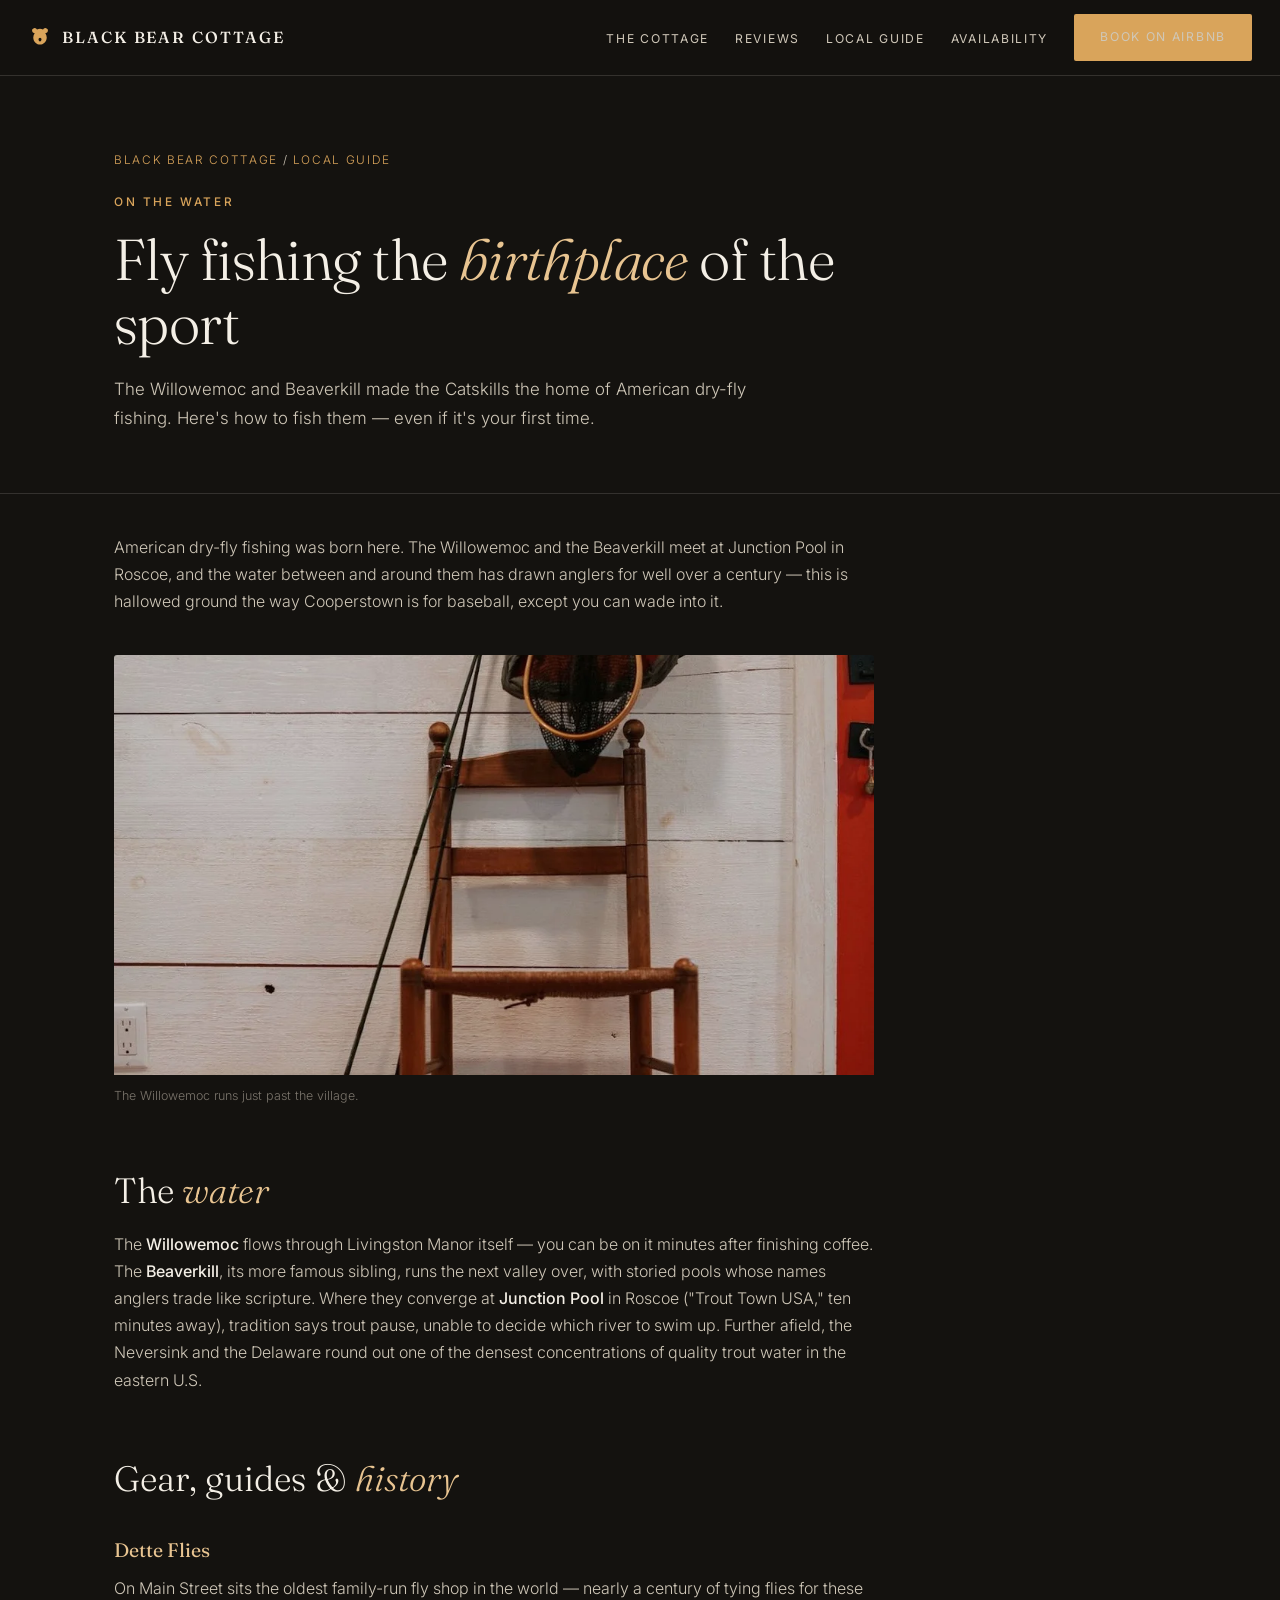
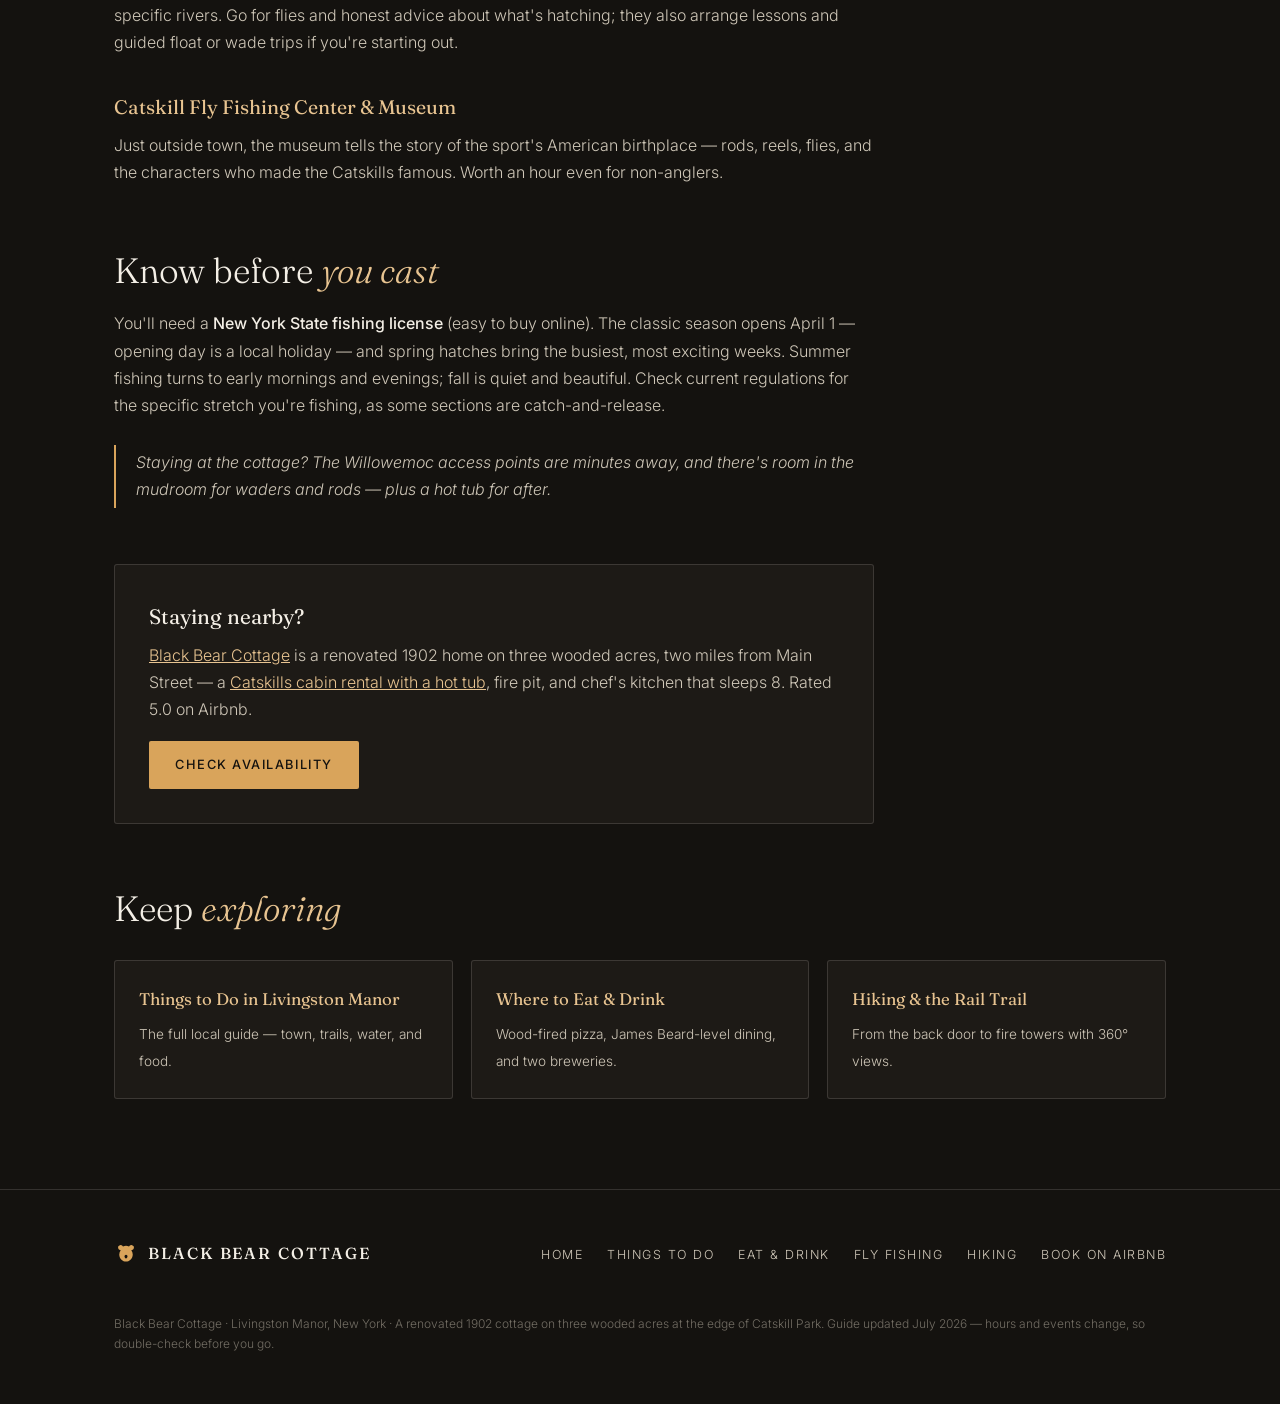
<file: catskills-fly-fishing/index.html>
<!DOCTYPE html>
<html lang="en">
<head>
  <!-- Google tag (gtag.js) -->
  <script async src="https://www.googletagmanager.com/gtag/js?id=G-ZPM6VEPQL1"></script>
  <script>
    window.dataLayer = window.dataLayer || [];
    function gtag(){dataLayer.push(arguments);}
    gtag('js', new Date());

    gtag('config', 'G-ZPM6VEPQL1');
  </script>

<meta charset="UTF-8">
<meta name="viewport" content="width=device-width, initial-scale=1.0">
<title>Fly Fishing in Livingston Manor & Roscoe, NY — Willowemoc & Beaverkill Guide</title>
<meta name="description" content="Fly fishing the Willowemoc and Beaverkill from Livingston Manor: Junction Pool, Dette Flies, the Catskill Fly Fishing Center & Museum, seasons, and licenses.">
<link rel="canonical" href="https://blackbearcottage.net/catskills-fly-fishing/">
<meta property="og:title" content="Fly Fishing in Livingston Manor & Roscoe, NY — Willowemoc & Beaverkill Guide">
<meta property="og:description" content="Fly fishing the Willowemoc and Beaverkill from Livingston Manor: Junction Pool, Dette Flies, the Catskill Fly Fishing Center & Museum, seasons, and licenses.">
<meta property="og:image" content="https://blackbearcottage.net/images/image-12.jpg">
<meta property="og:type" content="article">
<meta property="og:site_name" content="Black Bear Cottage">
<meta property="og:url" content="https://blackbearcottage.net/catskills-fly-fishing/">
<meta name="twitter:card" content="summary_large_image">
<meta name="twitter:title" content="Fly Fishing in Livingston Manor &amp; Roscoe, NY — Willowemoc &amp; Beaverkill Guide">
<meta name="twitter:description" content="Fly fishing the Willowemoc and Beaverkill from Livingston Manor: Junction Pool, Dette Flies, the Catskill Fly Fishing Center &amp; Museum, seasons, and licenses.">
<meta name="twitter:image" content="https://blackbearcottage.net/images/image-12.jpg">
<link rel="preconnect" href="https://fonts.googleapis.com">
<link rel="preconnect" href="https://fonts.gstatic.com" crossorigin>
<link href="https://fonts.googleapis.com/css2?family=Fraunces:ital,opsz,wght@0,9..144,300;0,9..144,400;0,9..144,500;1,9..144,300;1,9..144,400&family=Inter:wght@300;400;500&display=swap" rel="stylesheet">
<link rel="stylesheet" href="/guide.css">
<link rel="icon" href="/favicon.svg" type="image/svg+xml">
<script type="application/ld+json">{"@context": "https://schema.org", "@type": "BreadcrumbList", "itemListElement": [{"@type": "ListItem", "position": 1, "name": "Black Bear Cottage", "item": "https://blackbearcottage.net/"}, {"@type": "ListItem", "position": 2, "name": "Fly fishing the birthplace of the sport", "item": "https://blackbearcottage.net/catskills-fly-fishing/"}]}</script>
<script type="application/ld+json">{"@context": "https://schema.org", "@type": "Article", "@id": "https://blackbearcottage.net/catskills-fly-fishing/#article", "headline": "Fly Fishing in Livingston Manor & Roscoe, NY — Willowemoc & Beaverkill Guide", "description": "Fly fishing the Willowemoc and Beaverkill from Livingston Manor: Junction Pool, Dette Flies, the Catskill Fly Fishing Center & Museum, seasons, and licenses.", "image": ["https://blackbearcottage.net/images/image-10.jpg", "https://blackbearcottage.net/images/image-12.jpg"], "url": "https://blackbearcottage.net/catskills-fly-fishing/", "mainEntityOfPage": "https://blackbearcottage.net/catskills-fly-fishing/", "datePublished": "2026-07-18", "dateModified": "2026-09-07", "author": {"@type": "Person", "name": "Nelson", "description": "Owner and host of Black Bear Cottage in Livingston Manor, NY"}, "publisher": {"@type": "Organization", "name": "Black Bear Cottage", "url": "https://blackbearcottage.net/", "logo": {"@type": "ImageObject", "url": "https://blackbearcottage.net/images/image-12.jpg"}}, "about": {"@type": "Place", "name": "Livingston Manor, NY"}, "isPartOf": {"@id": "https://blackbearcottage.net/#website"}}</script>

</head>
<body>
<nav class="site-nav">
  <a class="brand" href="/"><svg viewBox="0 0 64 64" aria-hidden="true"><path d="M18 22a7 7 0 1 1 6-10 18 18 0 0 1 16 0 7 7 0 1 1 6 10 18 18 0 0 1 4 11c0 12-10 19-18 19S14 45 14 33a18 18 0 0 1 4-11zm14 12a4 4 0 0 0-4 4c0 3 2 6 4 6s4-3 4-6a4 4 0 0 0-4-4z"/></svg> Black Bear Cottage</a>
  <ul class="nav-links">
    <li class="hide-m"><a href="/#cottage">The Cottage</a></li>
    <li class="hide-m"><a href="/#reviews">Reviews</a></li>
    <li class="hide-m"><a href="/things-to-do-livingston-manor/">Local Guide</a></li>
    <li class="hide-m"><a href="/#availability">Availability</a></li>
    <li><a class="btn" href="https://airbnb.com/h/theblackbearcottage" target="_blank" rel="noopener">Book on Airbnb</a></li>
  </ul>
</nav>
<header class="guide-hero">
  <div class="wrap">
    <p class="crumbs"><a href="/">Black Bear Cottage</a> / <a href="/things-to-do-livingston-manor/">Local Guide</a></p>
    <span class="kicker">On the Water</span>
    <h1>Fly fishing the <em>birthplace</em> of the sport</h1>
    <p class="lede">The Willowemoc and Beaverkill made the Catskills the home of American dry-fly fishing. Here's how to fish them — even if it's your first time.</p>
  </div>
</header>
<article>
  <div class="wrap">
    <div class="content">
<p>American dry-fly fishing was born here. The Willowemoc and the Beaverkill meet at Junction Pool in Roscoe, and the water between and around them has drawn anglers for well over a century — this is hallowed ground the way Cooperstown is for baseball, except you can wade into it.</p>
<figure class="photo-band"><img decoding="async" fetchpriority="high" width="1000" height="1499" src="/images/image-10.jpg" alt="Fly fishing near Livingston Manor in the Catskills"><figcaption>The Willowemoc runs just past the village.</figcaption></figure>

<h2>The <em>water</em></h2>
<p>The <strong>Willowemoc</strong> flows through Livingston Manor itself — you can be on it minutes after finishing coffee. The <strong>Beaverkill</strong>, its more famous sibling, runs the next valley over, with storied pools whose names anglers trade like scripture. Where they converge at <strong>Junction Pool</strong> in Roscoe ("Trout Town USA," ten minutes away), tradition says trout pause, unable to decide which river to swim up. Further afield, the Neversink and the Delaware round out one of the densest concentrations of quality trout water in the eastern U.S.</p>

<h2>Gear, guides &amp; <em>history</em></h2>
<h3>Dette Flies</h3>
<p>On Main Street sits the oldest family-run fly shop in the world — nearly a century of tying flies for these specific rivers. Go for flies and honest advice about what's hatching; they also arrange lessons and guided float or wade trips if you're starting out.</p>
<h3>Catskill Fly Fishing Center &amp; Museum</h3>
<p>Just outside town, the museum tells the story of the sport's American birthplace — rods, reels, flies, and the characters who made the Catskills famous. Worth an hour even for non-anglers.</p>

<h2>Know before <em>you cast</em></h2>
<p>You'll need a <strong>New York State fishing license</strong> (easy to buy online). The classic season opens April 1 — opening day is a local holiday — and spring hatches bring the busiest, most exciting weeks. Summer fishing turns to early mornings and evenings; fall is quiet and beautiful. Check current regulations for the specific stretch you're fishing, as some sections are catch-and-release.</p>
<p class="tip">Staying at the cottage? The Willowemoc access points are minutes away, and there's room in the mudroom for waders and rods — plus a hot tub for after.</p>
<div class="cta-inline">
  <b>Staying nearby?</b>
  <p><a href="/">Black Bear Cottage</a> is a renovated 1902 home on three wooded acres, two miles from Main Street — a <a href="/">Catskills cabin rental with a hot tub</a>, fire pit, and chef's kitchen that sleeps 8. Rated 5.0 on Airbnb.</p>
  <a class="btn" href="/#availability">Check Availability</a>
</div>
    </div>
    <h2>Keep <em>exploring</em></h2><div class="more-grid"><a href="/things-to-do-livingston-manor/"><b>Things to Do in Livingston Manor</b><span>The full local guide — town, trails, water, and food.</span></a><a href="/livingston-manor-restaurants/"><b>Where to Eat &amp; Drink</b><span>Wood-fired pizza, James Beard-level dining, and two breweries.</span></a><a href="/catskills-hiking/"><b>Hiking &amp; the Rail Trail</b><span>From the back door to fire towers with 360° views.</span></a></div>
  </div>
</article>
<footer class="site-footer">
  <div class="wrap foot-inner">
    <a class="brand" href="/"><svg viewBox="0 0 64 64" aria-hidden="true"><path d="M18 22a7 7 0 1 1 6-10 18 18 0 0 1 16 0 7 7 0 1 1 6 10 18 18 0 0 1 4 11c0 12-10 19-18 19S14 45 14 33a18 18 0 0 1 4-11zm14 12a4 4 0 0 0-4 4c0 3 2 6 4 6s4-3 4-6a4 4 0 0 0-4-4z"/></svg> Black Bear Cottage</a>
    <ul class="foot-links">
      <li><a href="/">Home</a></li>
      <li><a href="/things-to-do-livingston-manor/">Things to Do</a></li>
      <li><a href="/livingston-manor-restaurants/">Eat &amp; Drink</a></li>
      <li><a href="/catskills-fly-fishing/">Fly Fishing</a></li>
      <li><a href="/catskills-hiking/">Hiking</a></li>
      <li><a href="https://airbnb.com/h/theblackbearcottage" target="_blank" rel="noopener">Book on Airbnb</a></li>
    </ul>
    <p class="foot-note">Black Bear Cottage · Livingston Manor, New York · A renovated 1902 cottage on three wooded acres at the edge of Catskill Park. Guide updated July 2026 — hours and events change, so double-check before you go.</p>
  </div>
</footer>
</body>
</html>
</file>
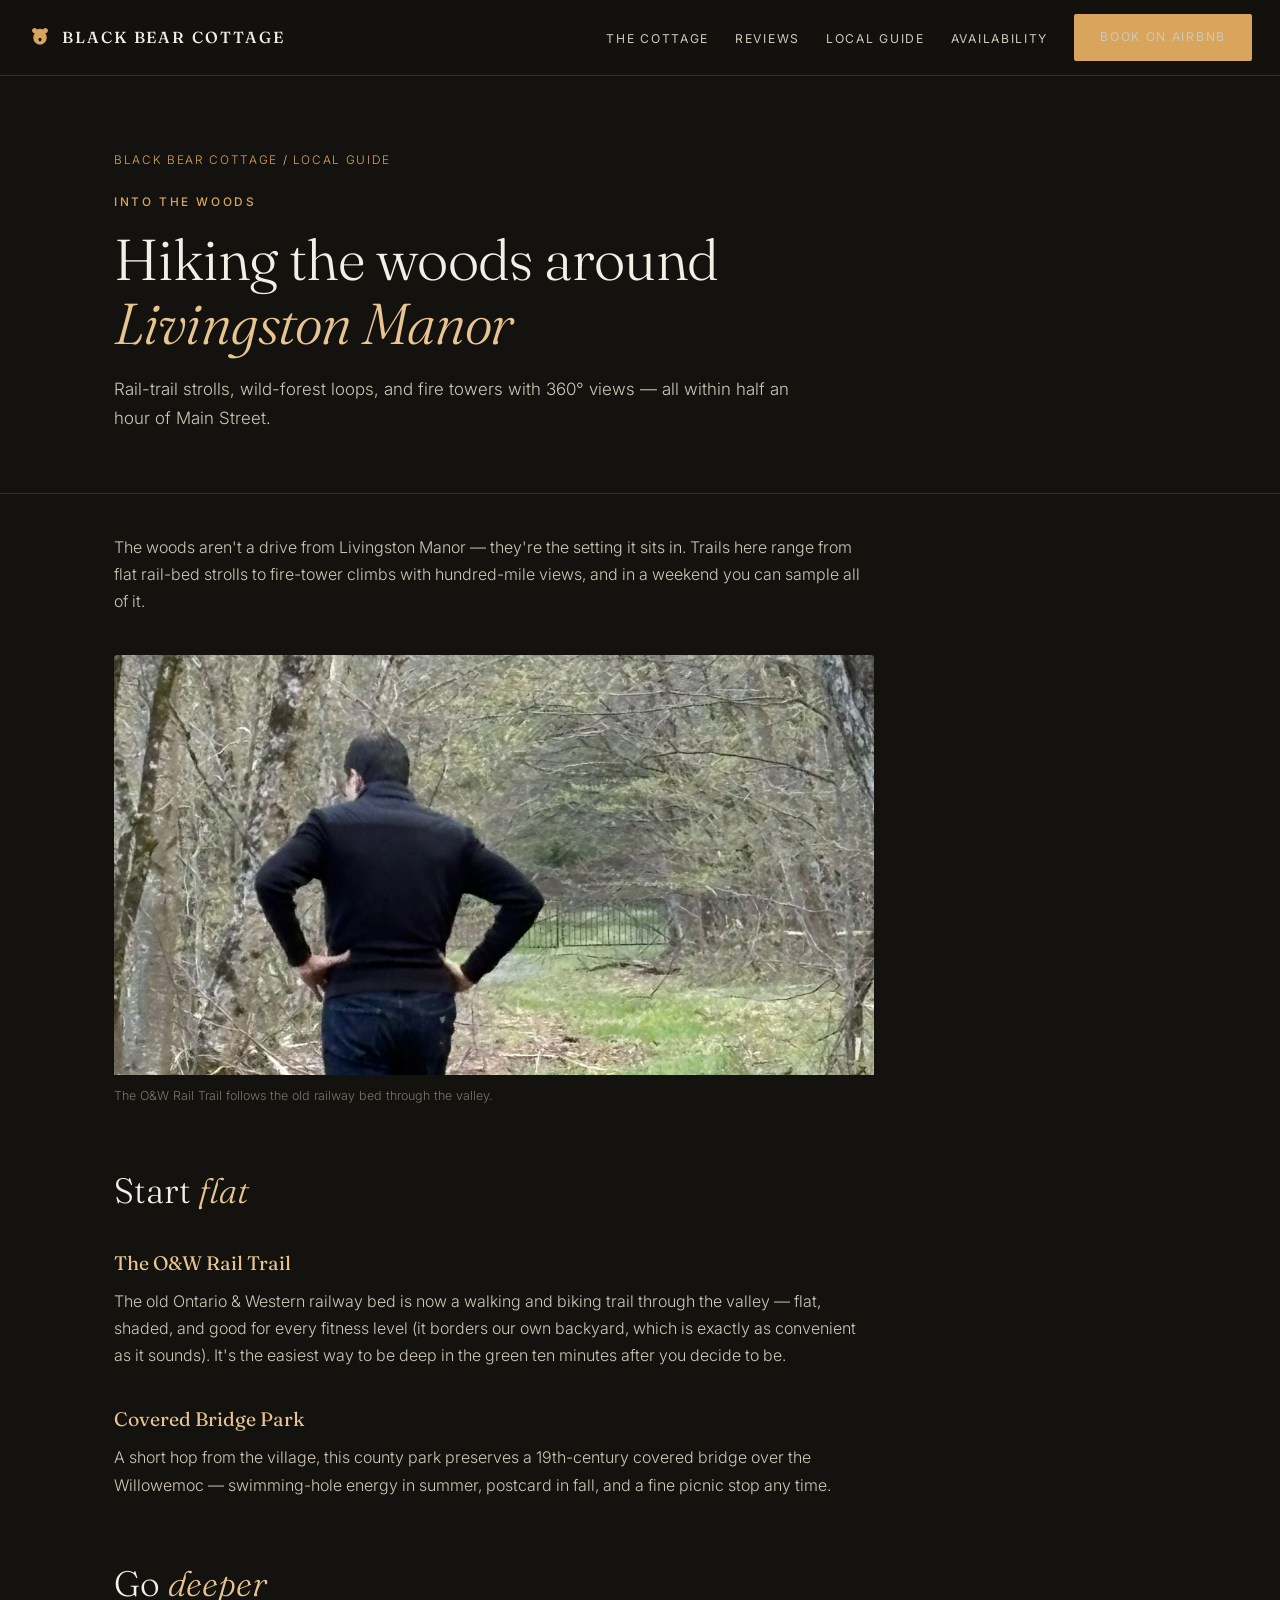
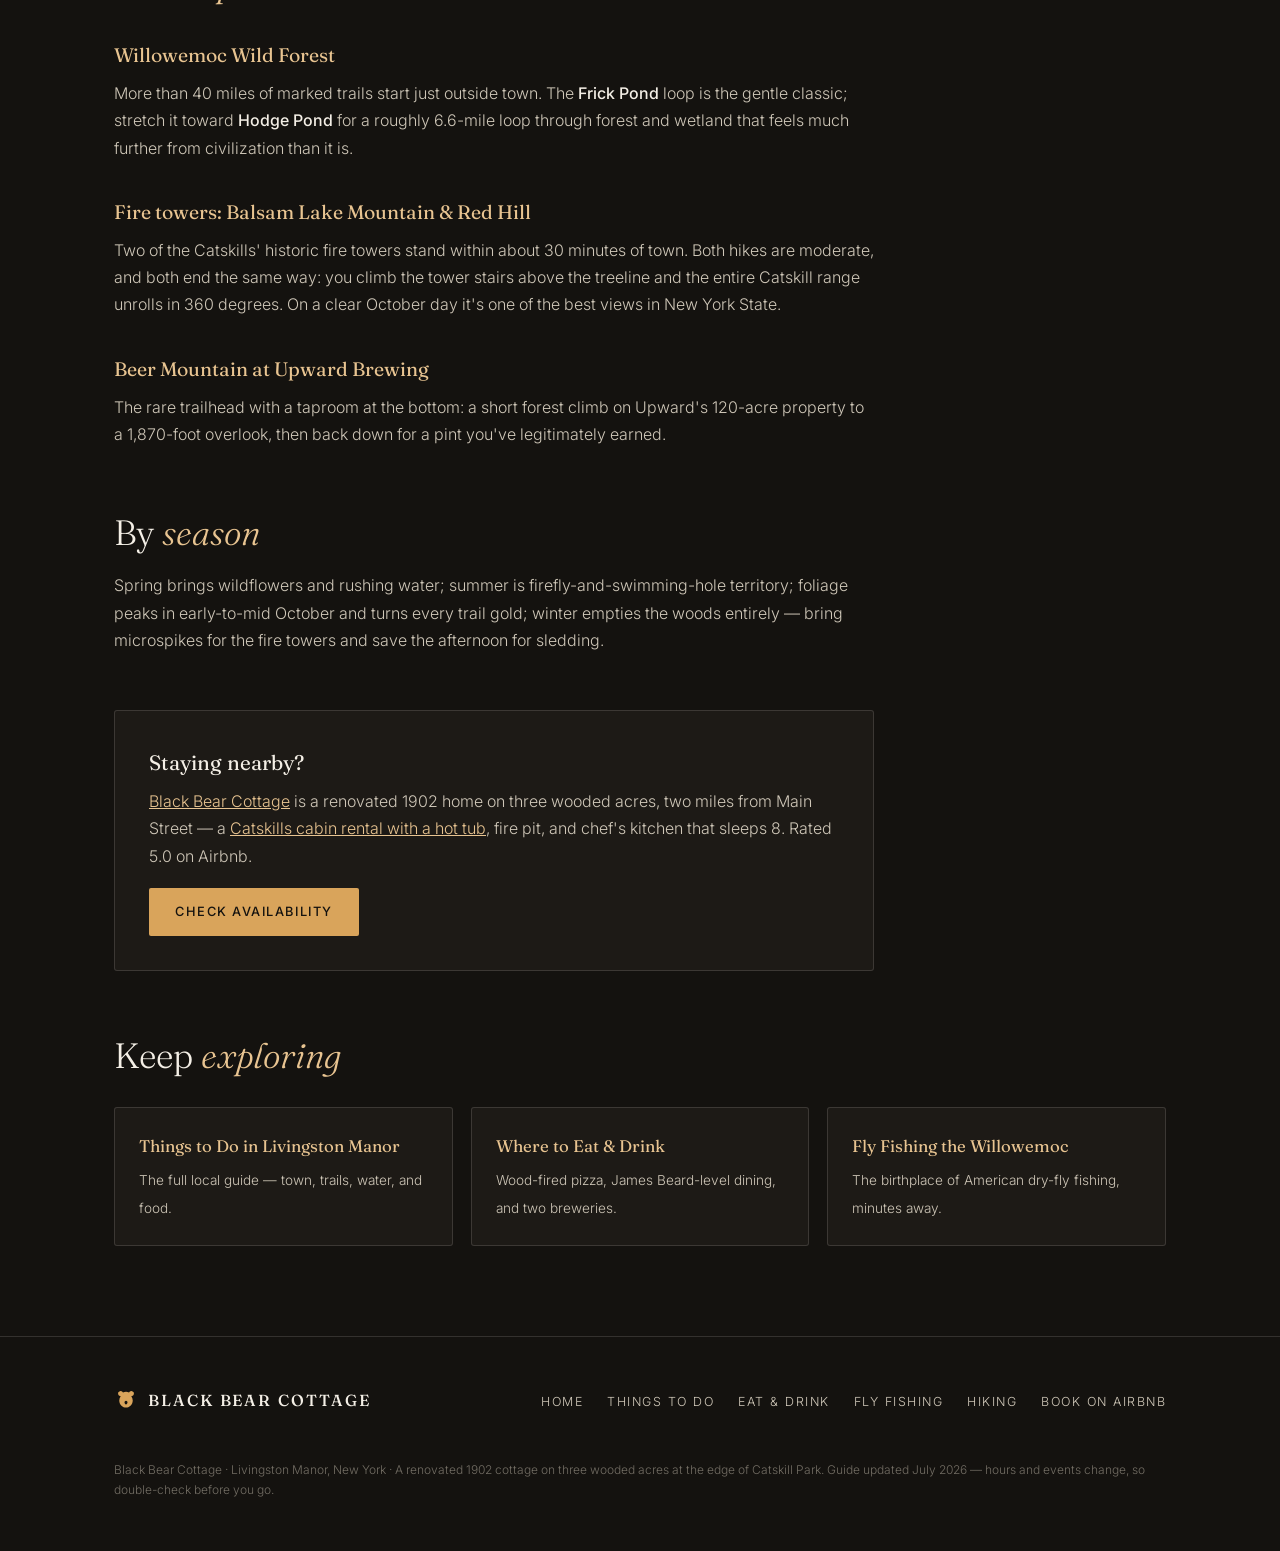
<file: catskills-hiking/index.html>
<!DOCTYPE html>
<html lang="en">
<head>
  <!-- Google tag (gtag.js) -->
  <script async src="https://www.googletagmanager.com/gtag/js?id=G-ZPM6VEPQL1"></script>
  <script>
    window.dataLayer = window.dataLayer || [];
    function gtag(){dataLayer.push(arguments);}
    gtag('js', new Date());

    gtag('config', 'G-ZPM6VEPQL1');
  </script>

<meta charset="UTF-8">
<meta name="viewport" content="width=device-width, initial-scale=1.0">
<title>Hiking Near Livingston Manor, NY — Rail Trail, Willowemoc Wild Forest & Fire Towers</title>
<meta name="description" content="The best hikes near Livingston Manor: the O&W Rail Trail, Covered Bridge Park, Frick Pond and Willowemoc Wild Forest, and the Balsam Lake Mountain and Red Hill fire towers.">
<link rel="canonical" href="https://blackbearcottage.net/catskills-hiking/">
<meta property="og:title" content="Hiking Near Livingston Manor, NY — Rail Trail, Willowemoc Wild Forest & Fire Towers">
<meta property="og:description" content="The best hikes near Livingston Manor: the O&W Rail Trail, Covered Bridge Park, Frick Pond and Willowemoc Wild Forest, and the Balsam Lake Mountain and Red Hill fire towers.">
<meta property="og:image" content="https://blackbearcottage.net/images/image-12.jpg">
<meta property="og:type" content="article">
<meta property="og:site_name" content="Black Bear Cottage">
<meta property="og:url" content="https://blackbearcottage.net/catskills-hiking/">
<meta name="twitter:card" content="summary_large_image">
<meta name="twitter:title" content="Hiking Near Livingston Manor, NY — Rail Trail, Willowemoc Wild Forest &amp; Fire Towers">
<meta name="twitter:description" content="The best hikes near Livingston Manor: the O&amp;W Rail Trail, Covered Bridge Park, Frick Pond and Willowemoc Wild Forest, and the Balsam Lake Mountain and Red Hill fire towers.">
<meta name="twitter:image" content="https://blackbearcottage.net/images/image-12.jpg">
<link rel="preconnect" href="https://fonts.googleapis.com">
<link rel="preconnect" href="https://fonts.gstatic.com" crossorigin>
<link href="https://fonts.googleapis.com/css2?family=Fraunces:ital,opsz,wght@0,9..144,300;0,9..144,400;0,9..144,500;1,9..144,300;1,9..144,400&family=Inter:wght@300;400;500&display=swap" rel="stylesheet">
<link rel="stylesheet" href="/guide.css">
<link rel="icon" href="/favicon.svg" type="image/svg+xml">
<script type="application/ld+json">{"@context": "https://schema.org", "@type": "BreadcrumbList", "itemListElement": [{"@type": "ListItem", "position": 1, "name": "Black Bear Cottage", "item": "https://blackbearcottage.net/"}, {"@type": "ListItem", "position": 2, "name": "Hiking the woods around Livingston Manor", "item": "https://blackbearcottage.net/catskills-hiking/"}]}</script>
<script type="application/ld+json">{"@context": "https://schema.org", "@type": "Article", "@id": "https://blackbearcottage.net/catskills-hiking/#article", "headline": "Hiking Near Livingston Manor, NY — Rail Trail, Willowemoc Wild Forest & Fire Towers", "description": "The best hikes near Livingston Manor: the O&W Rail Trail, Covered Bridge Park, Frick Pond and Willowemoc Wild Forest, and the Balsam Lake Mountain and Red Hill fire towers.", "image": ["https://blackbearcottage.net/images/img-4081.jpg", "https://blackbearcottage.net/images/image-12.jpg"], "url": "https://blackbearcottage.net/catskills-hiking/", "mainEntityOfPage": "https://blackbearcottage.net/catskills-hiking/", "datePublished": "2026-07-18", "dateModified": "2026-09-07", "author": {"@type": "Person", "name": "Nelson", "description": "Owner and host of Black Bear Cottage in Livingston Manor, NY"}, "publisher": {"@type": "Organization", "name": "Black Bear Cottage", "url": "https://blackbearcottage.net/", "logo": {"@type": "ImageObject", "url": "https://blackbearcottage.net/images/image-12.jpg"}}, "about": {"@type": "Place", "name": "Livingston Manor, NY"}, "isPartOf": {"@id": "https://blackbearcottage.net/#website"}}</script>

</head>
<body>
<nav class="site-nav">
  <a class="brand" href="/"><svg viewBox="0 0 64 64" aria-hidden="true"><path d="M18 22a7 7 0 1 1 6-10 18 18 0 0 1 16 0 7 7 0 1 1 6 10 18 18 0 0 1 4 11c0 12-10 19-18 19S14 45 14 33a18 18 0 0 1 4-11zm14 12a4 4 0 0 0-4 4c0 3 2 6 4 6s4-3 4-6a4 4 0 0 0-4-4z"/></svg> Black Bear Cottage</a>
  <ul class="nav-links">
    <li class="hide-m"><a href="/#cottage">The Cottage</a></li>
    <li class="hide-m"><a href="/#reviews">Reviews</a></li>
    <li class="hide-m"><a href="/things-to-do-livingston-manor/">Local Guide</a></li>
    <li class="hide-m"><a href="/#availability">Availability</a></li>
    <li><a class="btn" href="https://airbnb.com/h/theblackbearcottage" target="_blank" rel="noopener">Book on Airbnb</a></li>
  </ul>
</nav>
<header class="guide-hero">
  <div class="wrap">
    <p class="crumbs"><a href="/">Black Bear Cottage</a> / <a href="/things-to-do-livingston-manor/">Local Guide</a></p>
    <span class="kicker">Into the Woods</span>
    <h1>Hiking the woods around <em>Livingston Manor</em></h1>
    <p class="lede">Rail-trail strolls, wild-forest loops, and fire towers with 360° views — all within half an hour of Main Street.</p>
  </div>
</header>
<article>
  <div class="wrap">
    <div class="content">
<p>The woods aren't a drive from Livingston Manor — they're the setting it sits in. Trails here range from flat rail-bed strolls to fire-tower climbs with hundred-mile views, and in a weekend you can sample all of it.</p>
<figure class="photo-band"><img decoding="async" fetchpriority="high" width="1000" height="1333" src="/images/img-4081.jpg" alt="The O&W Rail Trail near Livingston Manor"><figcaption>The O&amp;W Rail Trail follows the old railway bed through the valley.</figcaption></figure>

<h2>Start <em>flat</em></h2>
<h3>The O&amp;W Rail Trail</h3>
<p>The old Ontario &amp; Western railway bed is now a walking and biking trail through the valley — flat, shaded, and good for every fitness level (it borders our own backyard, which is exactly as convenient as it sounds). It's the easiest way to be deep in the green ten minutes after you decide to be.</p>
<h3>Covered Bridge Park</h3>
<p>A short hop from the village, this county park preserves a 19th-century covered bridge over the Willowemoc — swimming-hole energy in summer, postcard in fall, and a fine picnic stop any time.</p>

<h2>Go <em>deeper</em></h2>
<h3>Willowemoc Wild Forest</h3>
<p>More than 40 miles of marked trails start just outside town. The <strong>Frick Pond</strong> loop is the gentle classic; stretch it toward <strong>Hodge Pond</strong> for a roughly 6.6-mile loop through forest and wetland that feels much further from civilization than it is.</p>
<h3>Fire towers: Balsam Lake Mountain &amp; Red Hill</h3>
<p>Two of the Catskills' historic fire towers stand within about 30 minutes of town. Both hikes are moderate, and both end the same way: you climb the tower stairs above the treeline and the entire Catskill range unrolls in 360 degrees. On a clear October day it's one of the best views in New York State.</p>
<h3>Beer Mountain at Upward Brewing</h3>
<p>The rare trailhead with a taproom at the bottom: a short forest climb on Upward's 120-acre property to a 1,870-foot overlook, then back down for a pint you've legitimately earned.</p>

<h2>By <em>season</em></h2>
<p>Spring brings wildflowers and rushing water; summer is firefly-and-swimming-hole territory; foliage peaks in early-to-mid October and turns every trail gold; winter empties the woods entirely — bring microspikes for the fire towers and save the afternoon for sledding.</p>
<div class="cta-inline">
  <b>Staying nearby?</b>
  <p><a href="/">Black Bear Cottage</a> is a renovated 1902 home on three wooded acres, two miles from Main Street — a <a href="/">Catskills cabin rental with a hot tub</a>, fire pit, and chef's kitchen that sleeps 8. Rated 5.0 on Airbnb.</p>
  <a class="btn" href="/#availability">Check Availability</a>
</div>
    </div>
    <h2>Keep <em>exploring</em></h2><div class="more-grid"><a href="/things-to-do-livingston-manor/"><b>Things to Do in Livingston Manor</b><span>The full local guide — town, trails, water, and food.</span></a><a href="/livingston-manor-restaurants/"><b>Where to Eat &amp; Drink</b><span>Wood-fired pizza, James Beard-level dining, and two breweries.</span></a><a href="/catskills-fly-fishing/"><b>Fly Fishing the Willowemoc</b><span>The birthplace of American dry-fly fishing, minutes away.</span></a></div>
  </div>
</article>
<footer class="site-footer">
  <div class="wrap foot-inner">
    <a class="brand" href="/"><svg viewBox="0 0 64 64" aria-hidden="true"><path d="M18 22a7 7 0 1 1 6-10 18 18 0 0 1 16 0 7 7 0 1 1 6 10 18 18 0 0 1 4 11c0 12-10 19-18 19S14 45 14 33a18 18 0 0 1 4-11zm14 12a4 4 0 0 0-4 4c0 3 2 6 4 6s4-3 4-6a4 4 0 0 0-4-4z"/></svg> Black Bear Cottage</a>
    <ul class="foot-links">
      <li><a href="/">Home</a></li>
      <li><a href="/things-to-do-livingston-manor/">Things to Do</a></li>
      <li><a href="/livingston-manor-restaurants/">Eat &amp; Drink</a></li>
      <li><a href="/catskills-fly-fishing/">Fly Fishing</a></li>
      <li><a href="/catskills-hiking/">Hiking</a></li>
      <li><a href="https://airbnb.com/h/theblackbearcottage" target="_blank" rel="noopener">Book on Airbnb</a></li>
    </ul>
    <p class="foot-note">Black Bear Cottage · Livingston Manor, New York · A renovated 1902 cottage on three wooded acres at the edge of Catskill Park. Guide updated July 2026 — hours and events change, so double-check before you go.</p>
  </div>
</footer>
</body>
</html>
</file>
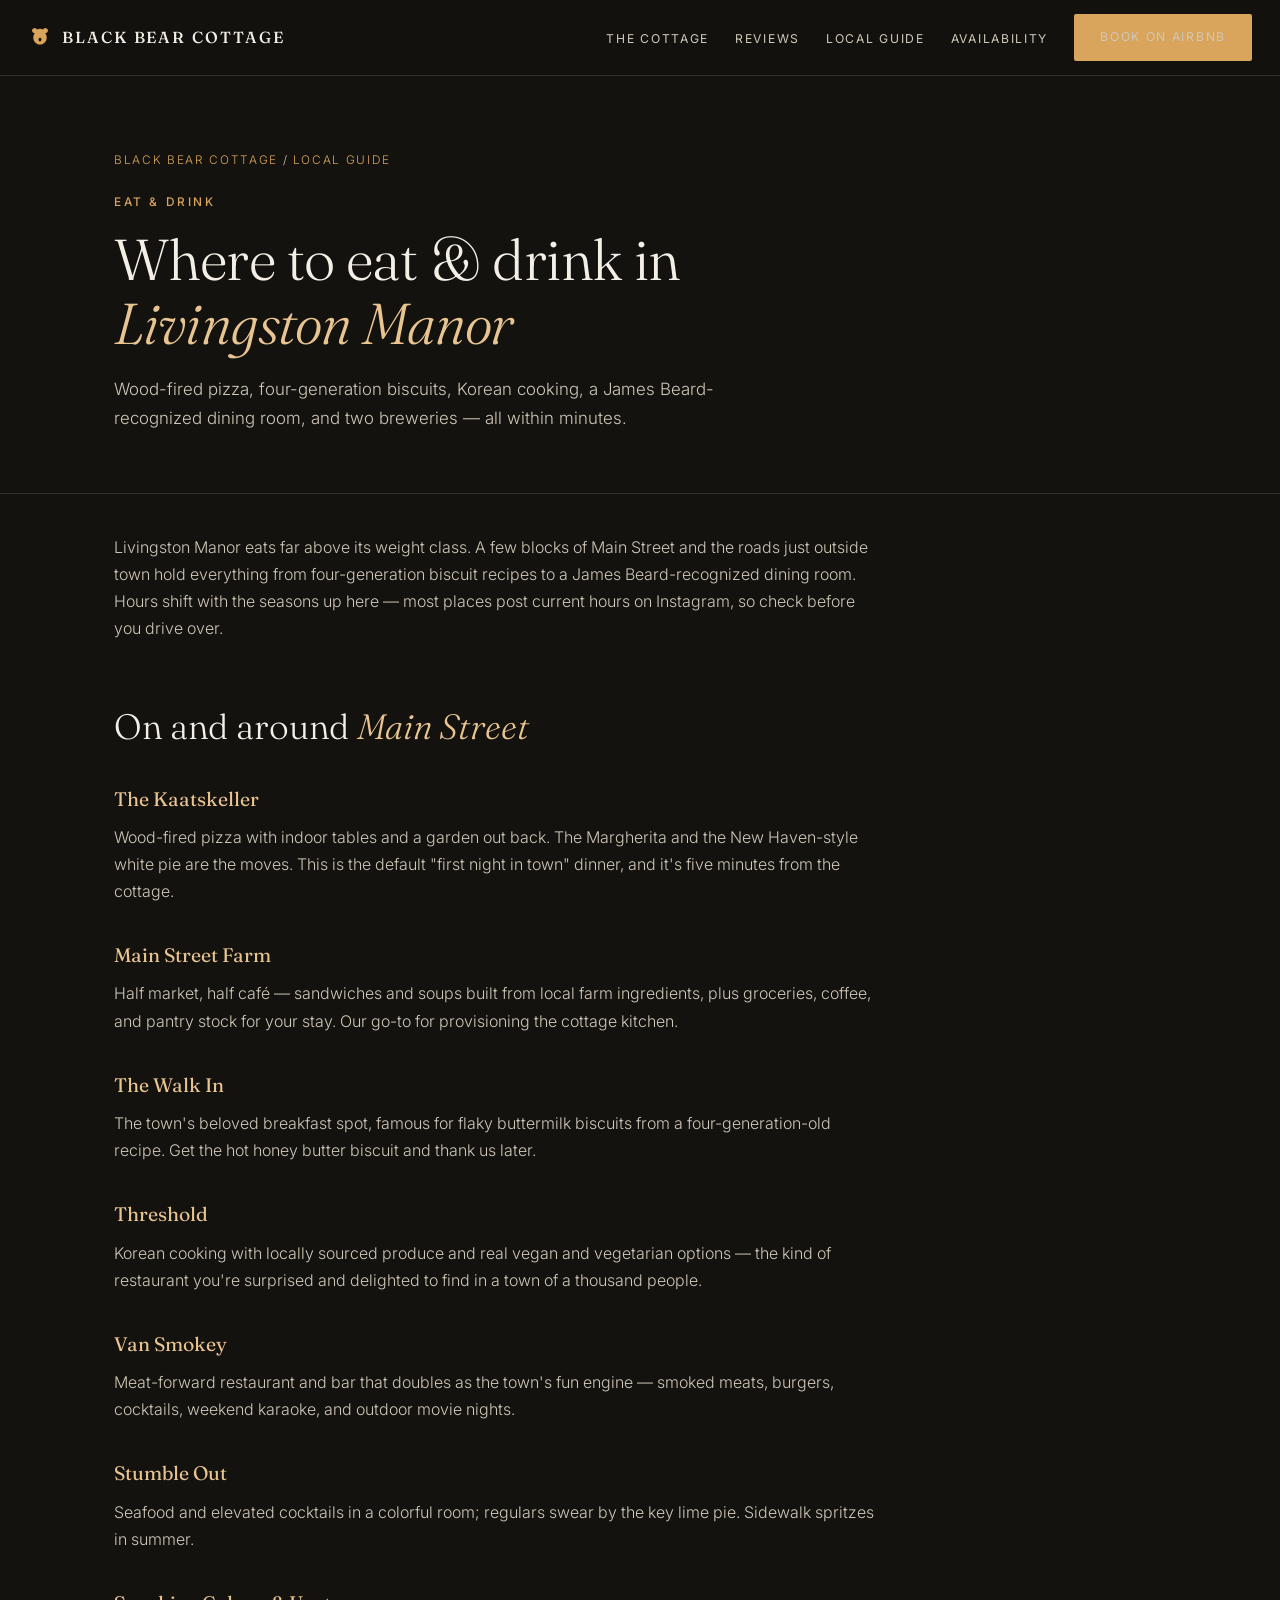
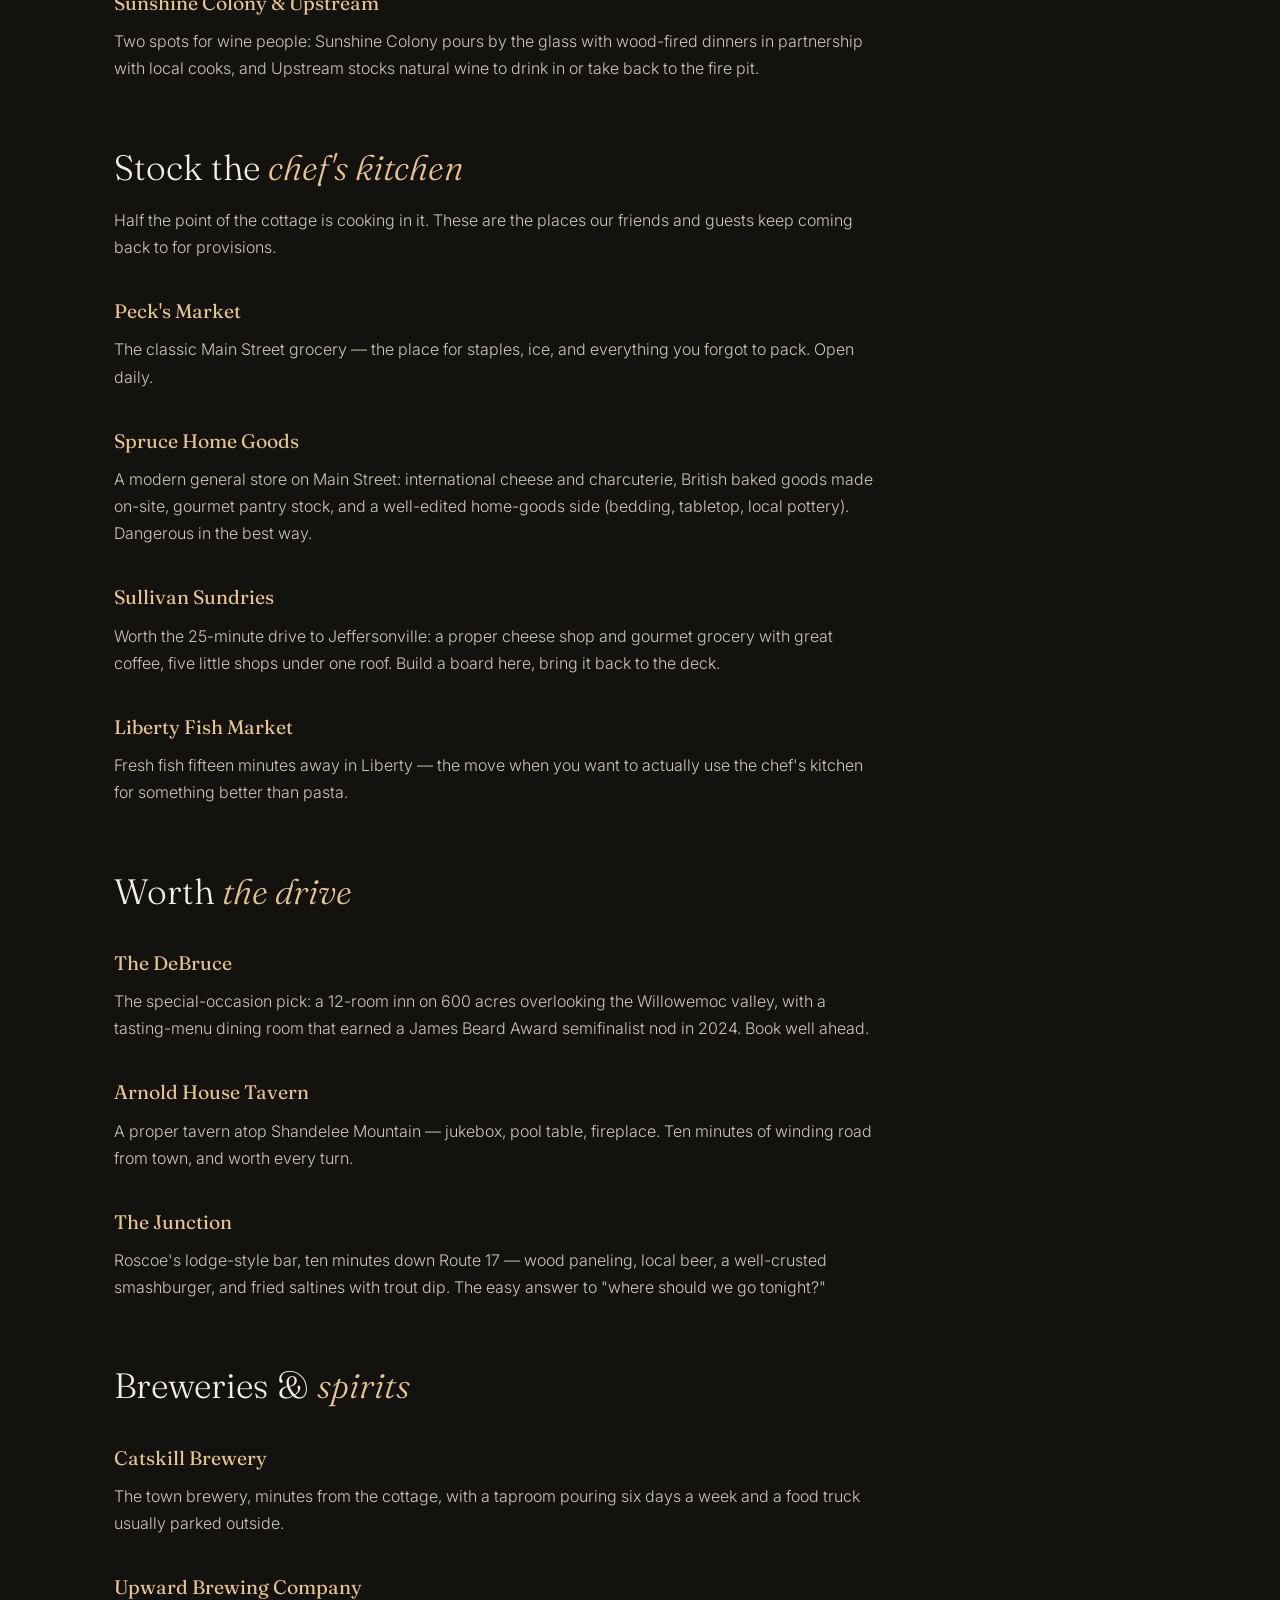
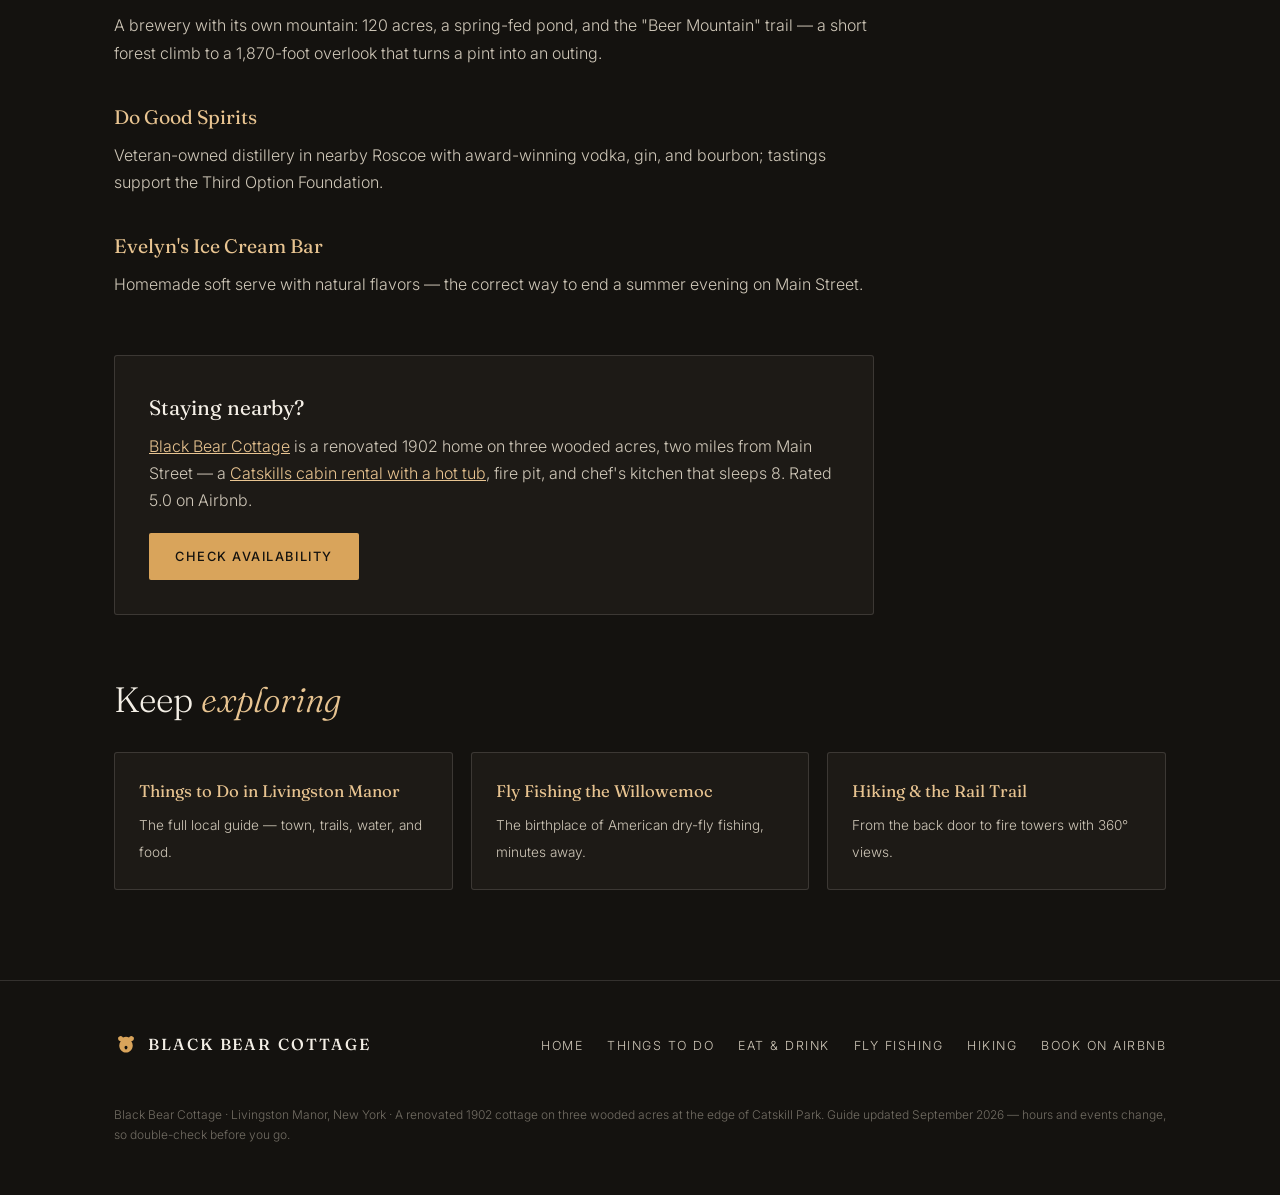
<file: livingston-manor-restaurants/index.html>
<!DOCTYPE html>
<html lang="en">
<head>
  <!-- Google tag (gtag.js) -->
  <script async src="https://www.googletagmanager.com/gtag/js?id=G-ZPM6VEPQL1"></script>
  <script>
    window.dataLayer = window.dataLayer || [];
    function gtag(){dataLayer.push(arguments);}
    gtag('js', new Date());

    gtag('config', 'G-ZPM6VEPQL1');
  </script>

<meta charset="UTF-8">
<meta name="viewport" content="width=device-width, initial-scale=1.0">
<title>Where to Eat & Drink in Livingston Manor, NY (2026 Guide)</title>
<meta name="description" content="The best Livingston Manor restaurants, bars, and breweries — The Kaatskeller, The Walk In, Threshold, The DeBruce, The Junction, Catskill Brewery, Upward Brewing — plus where to stock the kitchen. From a local host.">
<link rel="canonical" href="https://blackbearcottage.net/livingston-manor-restaurants/">
<meta property="og:title" content="Where to Eat & Drink in Livingston Manor, NY (2026 Guide)">
<meta property="og:description" content="The best Livingston Manor restaurants, bars, and breweries — The Kaatskeller, The Walk In, Threshold, The DeBruce, The Junction, Catskill Brewery, Upward Brewing — plus where to stock the kitchen. From a local host.">
<meta property="og:image" content="https://blackbearcottage.net/images/image-12.jpg">
<meta property="og:type" content="article">
<meta property="og:site_name" content="Black Bear Cottage">
<meta property="og:url" content="https://blackbearcottage.net/livingston-manor-restaurants/">
<meta name="twitter:card" content="summary_large_image">
<meta name="twitter:title" content="Where to Eat &amp; Drink in Livingston Manor, NY (2026 Guide)">
<meta name="twitter:description" content="The best Livingston Manor restaurants, bars, and breweries — The Kaatskeller, The Walk In, Threshold, The DeBruce, The Junction, Catskill Brewery, Upward Brewing — plus where to stock the kitchen. From a local host.">
<meta name="twitter:image" content="https://blackbearcottage.net/images/image-12.jpg">
<link rel="preconnect" href="https://fonts.googleapis.com">
<link rel="preconnect" href="https://fonts.gstatic.com" crossorigin>
<link href="https://fonts.googleapis.com/css2?family=Fraunces:ital,opsz,wght@0,9..144,300;0,9..144,400;0,9..144,500;1,9..144,300;1,9..144,400&family=Inter:wght@300;400;500&display=swap" rel="stylesheet">
<link rel="stylesheet" href="/guide.css">
<link rel="icon" href="/favicon.svg" type="image/svg+xml">
<script type="application/ld+json">{"@context": "https://schema.org", "@type": "BreadcrumbList", "itemListElement": [{"@type": "ListItem", "position": 1, "name": "Black Bear Cottage", "item": "https://blackbearcottage.net/"}, {"@type": "ListItem", "position": 2, "name": "Where to eat & drink in Livingston Manor", "item": "https://blackbearcottage.net/livingston-manor-restaurants/"}]}</script>
<script type="application/ld+json">{"@context": "https://schema.org", "@type": "Article", "@id": "https://blackbearcottage.net/livingston-manor-restaurants/#article", "headline": "Where to Eat & Drink in Livingston Manor, NY (2026 Guide)", "description": "The best Livingston Manor restaurants, bars, and breweries — The Kaatskeller, The Walk In, Threshold, The DeBruce, The Junction, Catskill Brewery, Upward Brewing — plus where to stock the kitchen. From a local host.", "image": ["https://blackbearcottage.net/images/img-3961.jpg", "https://blackbearcottage.net/images/image-12.jpg"], "url": "https://blackbearcottage.net/livingston-manor-restaurants/", "mainEntityOfPage": "https://blackbearcottage.net/livingston-manor-restaurants/", "datePublished": "2026-07-18", "dateModified": "2026-09-08", "author": {"@type": "Person", "name": "Nelson", "description": "Owner and host of Black Bear Cottage in Livingston Manor, NY"}, "publisher": {"@type": "Organization", "name": "Black Bear Cottage", "url": "https://blackbearcottage.net/", "logo": {"@type": "ImageObject", "url": "https://blackbearcottage.net/images/image-12.jpg"}}, "about": {"@type": "Place", "name": "Livingston Manor, NY"}, "isPartOf": {"@id": "https://blackbearcottage.net/#website"}}</script>

</head>
<body>
<nav class="site-nav">
  <a class="brand" href="/"><svg viewBox="0 0 64 64" aria-hidden="true"><path d="M18 22a7 7 0 1 1 6-10 18 18 0 0 1 16 0 7 7 0 1 1 6 10 18 18 0 0 1 4 11c0 12-10 19-18 19S14 45 14 33a18 18 0 0 1 4-11zm14 12a4 4 0 0 0-4 4c0 3 2 6 4 6s4-3 4-6a4 4 0 0 0-4-4z"/></svg> Black Bear Cottage</a>
  <ul class="nav-links">
    <li class="hide-m"><a href="/#cottage">The Cottage</a></li>
    <li class="hide-m"><a href="/#reviews">Reviews</a></li>
    <li class="hide-m"><a href="/things-to-do-livingston-manor/">Local Guide</a></li>
    <li class="hide-m"><a href="/#availability">Availability</a></li>
    <li><a class="btn" href="https://airbnb.com/h/theblackbearcottage" target="_blank" rel="noopener">Book on Airbnb</a></li>
  </ul>
</nav>
<header class="guide-hero">
  <div class="wrap">
    <p class="crumbs"><a href="/">Black Bear Cottage</a> / <a href="/things-to-do-livingston-manor/">Local Guide</a></p>
    <span class="kicker">Eat & Drink</span>
    <h1>Where to eat &amp; drink in <em>Livingston Manor</em></h1>
    <p class="lede">Wood-fired pizza, four-generation biscuits, Korean cooking, a James Beard-recognized dining room, and two breweries — all within minutes.</p>
  </div>
</header>
<article>
  <div class="wrap">
    <div class="content">
<p>Livingston Manor eats far above its weight class. A few blocks of Main Street and the roads just outside town hold everything from four-generation biscuit recipes to a James Beard-recognized dining room. Hours shift with the seasons up here — most places post current hours on Instagram, so check before you drive over.</p>

<h2>On and around <em>Main Street</em></h2>
<h3>The Kaatskeller</h3>
<p>Wood-fired pizza with indoor tables and a garden out back. The Margherita and the New Haven-style white pie are the moves. This is the default "first night in town" dinner, and it's five minutes from the cottage.</p>
<h3>Main Street Farm</h3>
<p>Half market, half café — sandwiches and soups built from local farm ingredients, plus groceries, coffee, and pantry stock for your stay. Our go-to for provisioning the cottage kitchen.</p>
<h3>The Walk In</h3>
<p>The town's beloved breakfast spot, famous for flaky buttermilk biscuits from a four-generation-old recipe. Get the hot honey butter biscuit and thank us later.</p>
<h3>Threshold</h3>
<p>Korean cooking with locally sourced produce and real vegan and vegetarian options — the kind of restaurant you're surprised and delighted to find in a town of a thousand people.</p>
<h3>Van Smokey</h3>
<p>Meat-forward restaurant and bar that doubles as the town's fun engine — smoked meats, burgers, cocktails, weekend karaoke, and outdoor movie nights.</p>
<h3>Stumble Out</h3>
<p>Seafood and elevated cocktails in a colorful room; regulars swear by the key lime pie. Sidewalk spritzes in summer.</p>
<h3>Sunshine Colony &amp; Upstream</h3>
<p>Two spots for wine people: Sunshine Colony pours by the glass with wood-fired dinners in partnership with local cooks, and Upstream stocks natural wine to drink in or take back to the fire pit.</p>

<h2>Stock the <em>chef's kitchen</em></h2>
<p>Half the point of the cottage is cooking in it. These are the places our friends and guests keep coming back to for provisions.</p>
<h3>Peck's Market</h3>
<p>The classic Main Street grocery — the place for staples, ice, and everything you forgot to pack. Open daily.</p>
<h3>Spruce Home Goods</h3>
<p>A modern general store on Main Street: international cheese and charcuterie, British baked goods made on-site, gourmet pantry stock, and a well-edited home-goods side (bedding, tabletop, local pottery). Dangerous in the best way.</p>
<h3>Sullivan Sundries</h3>
<p>Worth the 25-minute drive to Jeffersonville: a proper cheese shop and gourmet grocery with great coffee, five little shops under one roof. Build a board here, bring it back to the deck.</p>
<h3>Liberty Fish Market</h3>
<p>Fresh fish fifteen minutes away in Liberty — the move when you want to actually use the chef's kitchen for something better than pasta.</p>

<h2>Worth <em>the drive</em></h2>
<h3>The DeBruce</h3>
<p>The special-occasion pick: a 12-room inn on 600 acres overlooking the Willowemoc valley, with a tasting-menu dining room that earned a James Beard Award semifinalist nod in 2024. Book well ahead.</p>
<h3>Arnold House Tavern</h3>
<p>A proper tavern atop Shandelee Mountain — jukebox, pool table, fireplace. Ten minutes of winding road from town, and worth every turn.</p>
<h3>The Junction</h3>
<p>Roscoe's lodge-style bar, ten minutes down Route 17 — wood paneling, local beer, a well-crusted smashburger, and fried saltines with trout dip. The easy answer to "where should we go tonight?"</p>

<h2>Breweries &amp; <em>spirits</em></h2>
<h3>Catskill Brewery</h3>
<p>The town brewery, minutes from the cottage, with a taproom pouring six days a week and a food truck usually parked outside.</p>
<h3>Upward Brewing Company</h3>
<p>A brewery with its own mountain: 120 acres, a spring-fed pond, and the "Beer Mountain" trail — a short forest climb to a 1,870-foot overlook that turns a pint into an outing.</p>
<h3>Do Good Spirits</h3>
<p>Veteran-owned distillery in nearby Roscoe with award-winning vodka, gin, and bourbon; tastings support the Third Option Foundation.</p>
<h3>Evelyn's Ice Cream Bar</h3>
<p>Homemade soft serve with natural flavors — the correct way to end a summer evening on Main Street.</p>
<div class="cta-inline">
  <b>Staying nearby?</b>
  <p><a href="/">Black Bear Cottage</a> is a renovated 1902 home on three wooded acres, two miles from Main Street — a <a href="/">Catskills cabin rental with a hot tub</a>, fire pit, and chef's kitchen that sleeps 8. Rated 5.0 on Airbnb.</p>
  <a class="btn" href="/#availability">Check Availability</a>
</div>
    </div>
    <h2>Keep <em>exploring</em></h2><div class="more-grid"><a href="/things-to-do-livingston-manor/"><b>Things to Do in Livingston Manor</b><span>The full local guide — town, trails, water, and food.</span></a><a href="/catskills-fly-fishing/"><b>Fly Fishing the Willowemoc</b><span>The birthplace of American dry-fly fishing, minutes away.</span></a><a href="/catskills-hiking/"><b>Hiking &amp; the Rail Trail</b><span>From the back door to fire towers with 360° views.</span></a></div>
  </div>
</article>
<footer class="site-footer">
  <div class="wrap foot-inner">
    <a class="brand" href="/"><svg viewBox="0 0 64 64" aria-hidden="true"><path d="M18 22a7 7 0 1 1 6-10 18 18 0 0 1 16 0 7 7 0 1 1 6 10 18 18 0 0 1 4 11c0 12-10 19-18 19S14 45 14 33a18 18 0 0 1 4-11zm14 12a4 4 0 0 0-4 4c0 3 2 6 4 6s4-3 4-6a4 4 0 0 0-4-4z"/></svg> Black Bear Cottage</a>
    <ul class="foot-links">
      <li><a href="/">Home</a></li>
      <li><a href="/things-to-do-livingston-manor/">Things to Do</a></li>
      <li><a href="/livingston-manor-restaurants/">Eat &amp; Drink</a></li>
      <li><a href="/catskills-fly-fishing/">Fly Fishing</a></li>
      <li><a href="/catskills-hiking/">Hiking</a></li>
      <li><a href="https://airbnb.com/h/theblackbearcottage" target="_blank" rel="noopener">Book on Airbnb</a></li>
    </ul>
    <p class="foot-note">Black Bear Cottage · Livingston Manor, New York · A renovated 1902 cottage on three wooded acres at the edge of Catskill Park. Guide updated September 2026 — hours and events change, so double-check before you go.</p>
  </div>
</footer>
</body>
</html>
</file>
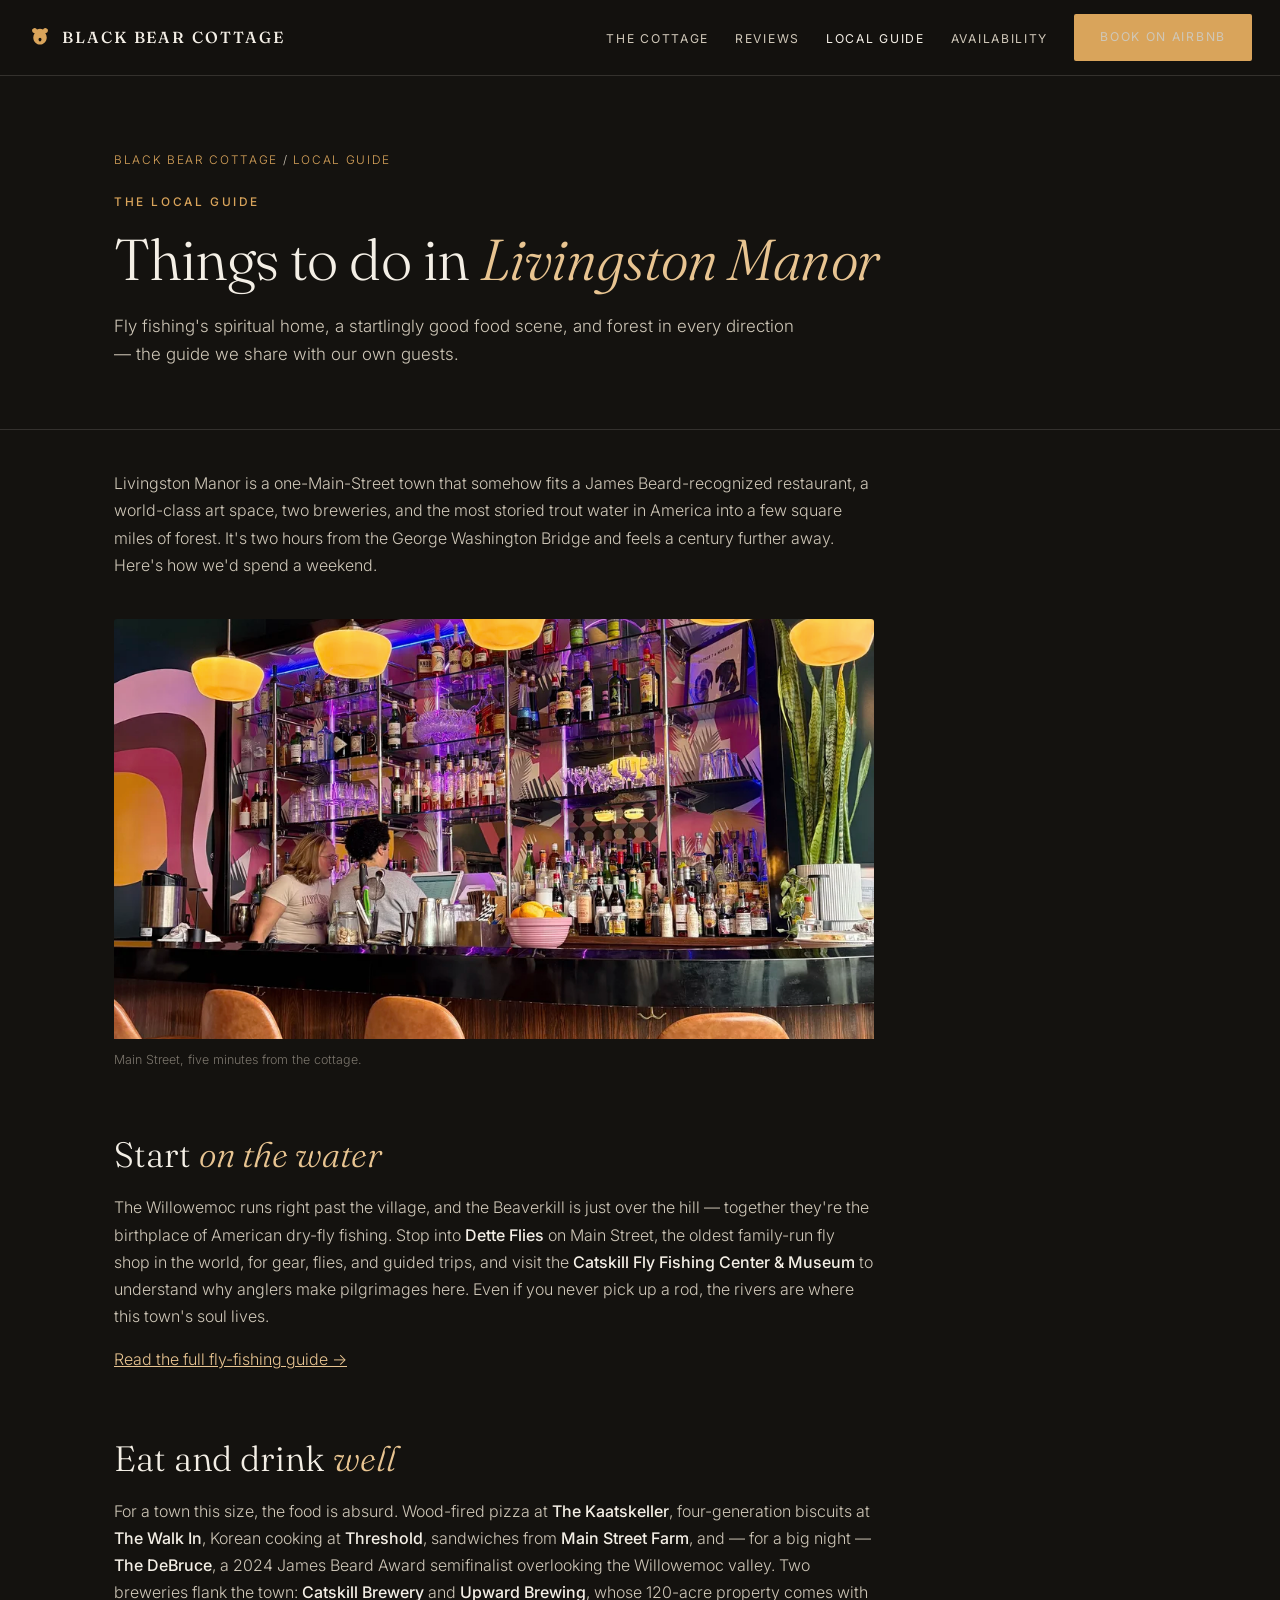
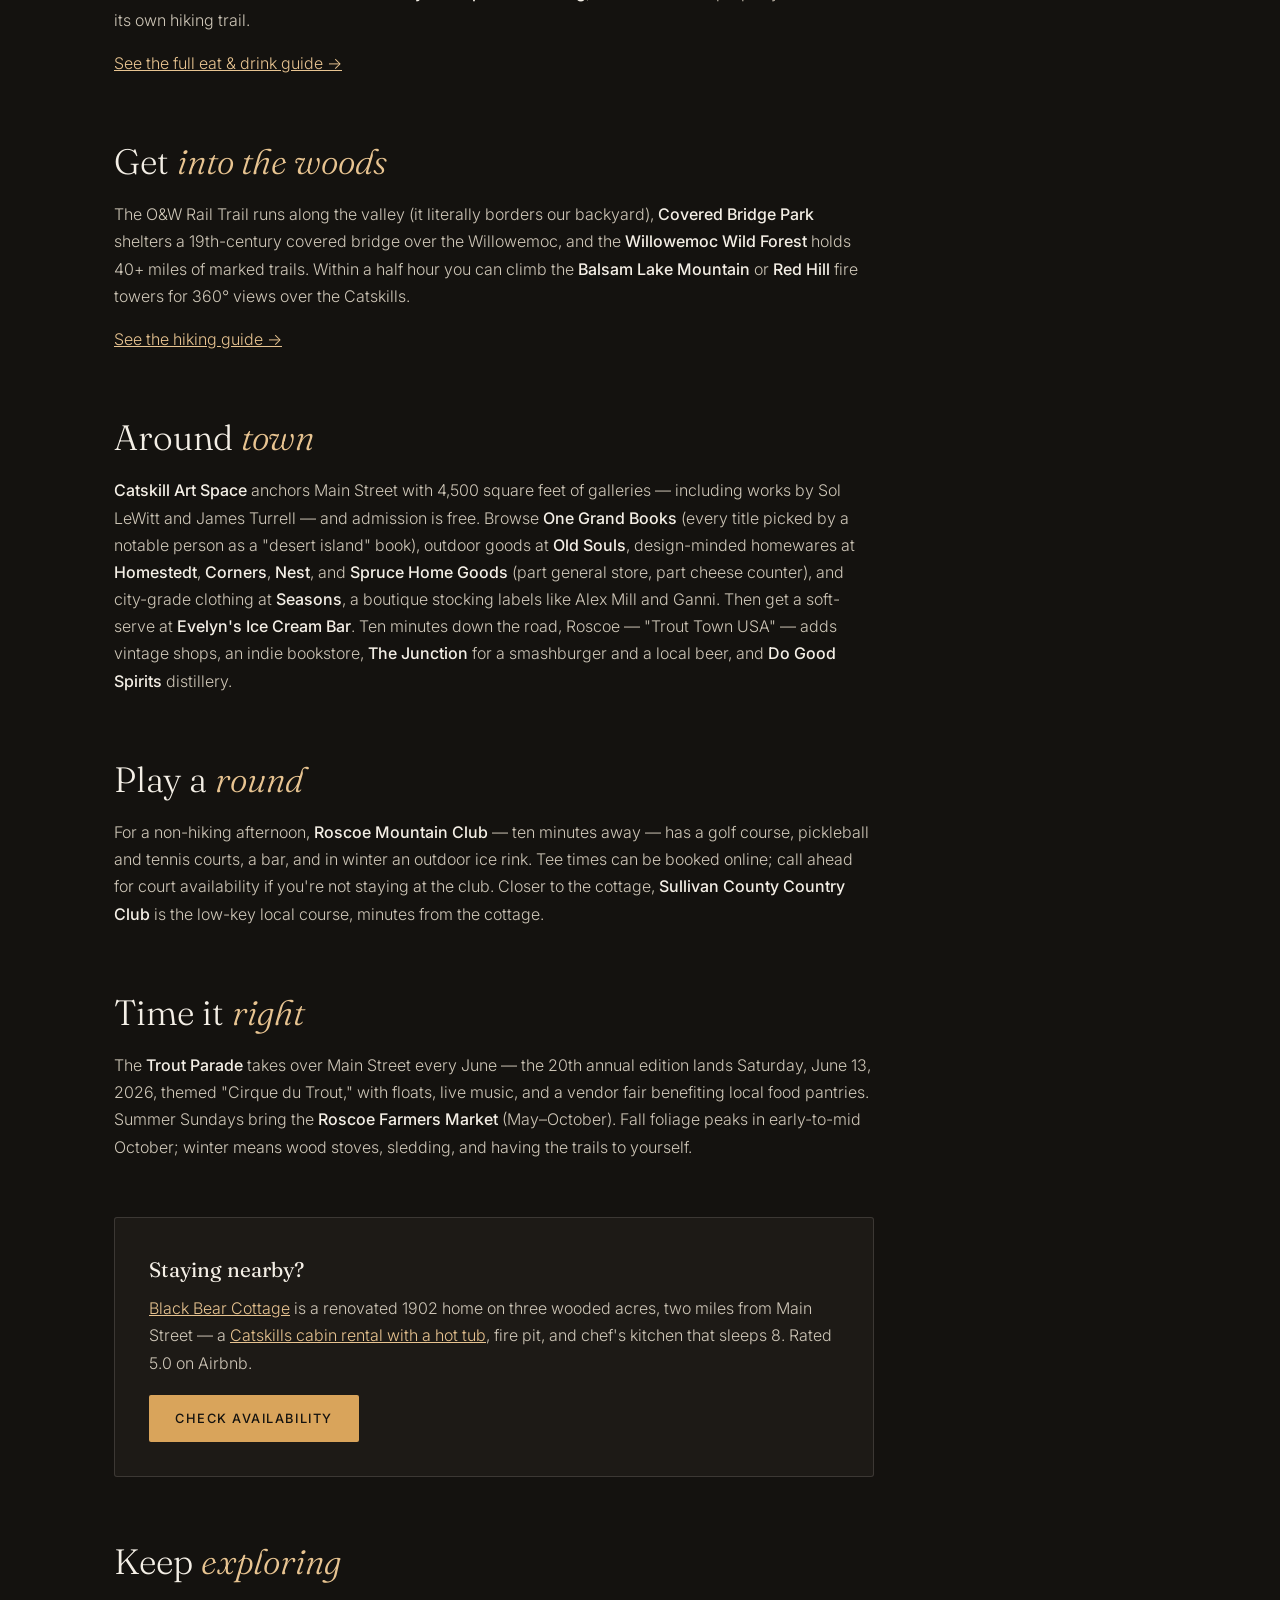
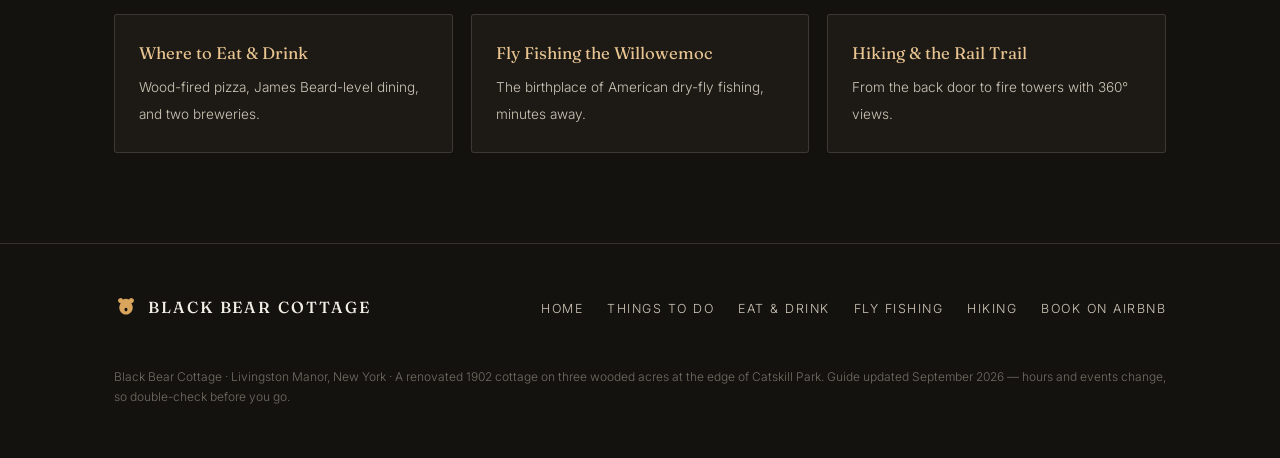
<file: things-to-do-livingston-manor/index.html>
<!DOCTYPE html>
<html lang="en">
<head>
  <!-- Google tag (gtag.js) -->
  <script async src="https://www.googletagmanager.com/gtag/js?id=G-ZPM6VEPQL1"></script>
  <script>
    window.dataLayer = window.dataLayer || [];
    function gtag(){dataLayer.push(arguments);}
    gtag('js', new Date());

    gtag('config', 'G-ZPM6VEPQL1');
  </script>

<meta charset="UTF-8">
<meta name="viewport" content="width=device-width, initial-scale=1.0">
<title>Things to Do in Livingston Manor, NY — A Local's Guide (2026)</title>
<meta name="description" content="What to actually do in Livingston Manor, NY: fly fishing on the Willowemoc, the best restaurants and breweries, hiking and fire towers, galleries, and the June Trout Parade.">
<link rel="canonical" href="https://blackbearcottage.net/things-to-do-livingston-manor/">
<meta property="og:title" content="Things to Do in Livingston Manor, NY — A Local's Guide (2026)">
<meta property="og:description" content="What to actually do in Livingston Manor, NY: fly fishing on the Willowemoc, the best restaurants and breweries, hiking and fire towers, galleries, and the June Trout Parade.">
<meta property="og:image" content="https://blackbearcottage.net/images/image-12.jpg">
<meta property="og:type" content="article">
<meta property="og:site_name" content="Black Bear Cottage">
<meta property="og:url" content="https://blackbearcottage.net/things-to-do-livingston-manor/">
<meta name="twitter:card" content="summary_large_image">
<meta name="twitter:title" content="Things to Do in Livingston Manor, NY — A Local's Guide (2026)">
<meta name="twitter:description" content="What to actually do in Livingston Manor, NY: fly fishing on the Willowemoc, the best restaurants and breweries, hiking and fire towers, galleries, and the June Trout Parade.">
<meta name="twitter:image" content="https://blackbearcottage.net/images/image-12.jpg">
<link rel="preconnect" href="https://fonts.googleapis.com">
<link rel="preconnect" href="https://fonts.gstatic.com" crossorigin>
<link href="https://fonts.googleapis.com/css2?family=Fraunces:ital,opsz,wght@0,9..144,300;0,9..144,400;0,9..144,500;1,9..144,300;1,9..144,400&family=Inter:wght@300;400;500&display=swap" rel="stylesheet">
<link rel="stylesheet" href="/guide.css">
<link rel="icon" href="/favicon.svg" type="image/svg+xml">
<script type="application/ld+json">{"@context": "https://schema.org", "@type": "BreadcrumbList", "itemListElement": [{"@type": "ListItem", "position": 1, "name": "Black Bear Cottage", "item": "https://blackbearcottage.net/"}, {"@type": "ListItem", "position": 2, "name": "Things to do in Livingston Manor", "item": "https://blackbearcottage.net/things-to-do-livingston-manor/"}]}</script>
<script type="application/ld+json">{"@context": "https://schema.org", "@type": "Article", "@id": "https://blackbearcottage.net/things-to-do-livingston-manor/#article", "headline": "Things to Do in Livingston Manor, NY — A Local's Guide (2026)", "description": "What to actually do in Livingston Manor, NY: fly fishing on the Willowemoc, the best restaurants and breweries, hiking and fire towers, galleries, and the June Trout Parade.", "image": ["https://blackbearcottage.net/images/img-3961.jpg", "https://blackbearcottage.net/images/image-12.jpg"], "url": "https://blackbearcottage.net/things-to-do-livingston-manor/", "mainEntityOfPage": "https://blackbearcottage.net/things-to-do-livingston-manor/", "datePublished": "2026-07-18", "dateModified": "2026-09-08", "author": {"@type": "Person", "name": "Nelson", "description": "Owner and host of Black Bear Cottage in Livingston Manor, NY"}, "publisher": {"@type": "Organization", "name": "Black Bear Cottage", "url": "https://blackbearcottage.net/", "logo": {"@type": "ImageObject", "url": "https://blackbearcottage.net/images/image-12.jpg"}}, "about": {"@type": "Place", "name": "Livingston Manor, NY"}, "isPartOf": {"@id": "https://blackbearcottage.net/#website"}}</script>
<script type="application/ld+json">{"@context": "https://schema.org", "@type": "FAQPage", "mainEntity": [{"@type": "Question", "name": "How far is Livingston Manor from New York City?", "acceptedAnswer": {"@type": "Answer", "text": "About two hours by car from the George Washington Bridge — a straight shot up Route 17 into the western Catskills."}}, {"@type": "Question", "name": "What is Livingston Manor known for?", "acceptedAnswer": {"@type": "Answer", "text": "Livingston Manor sits beside the Willowemoc and Beaverkill rivers, the birthplace of American dry-fly fishing, and has become one of the Catskills' most talked-about small towns for its restaurants, breweries, galleries, and outdoor access."}}, {"@type": "Question", "name": "When is the Livingston Manor Trout Parade?", "acceptedAnswer": {"@type": "Answer", "text": "The Trout Parade is held each June on Main Street. The 20th annual parade takes place Saturday, June 13, 2026, with floats, live music, and a vendor fair."}}]}</script>
</head>
<body>
<nav class="site-nav">
  <a class="brand" href="/"><svg viewBox="0 0 64 64" aria-hidden="true"><path d="M18 22a7 7 0 1 1 6-10 18 18 0 0 1 16 0 7 7 0 1 1 6 10 18 18 0 0 1 4 11c0 12-10 19-18 19S14 45 14 33a18 18 0 0 1 4-11zm14 12a4 4 0 0 0-4 4c0 3 2 6 4 6s4-3 4-6a4 4 0 0 0-4-4z"/></svg> Black Bear Cottage</a>
  <ul class="nav-links">
    <li class="hide-m"><a href="/#cottage">The Cottage</a></li>
    <li class="hide-m"><a href="/#reviews">Reviews</a></li>
    <li class="hide-m"><a class="active" href="/things-to-do-livingston-manor/">Local Guide</a></li>
    <li class="hide-m"><a href="/#availability">Availability</a></li>
    <li><a class="btn" href="https://airbnb.com/h/theblackbearcottage" target="_blank" rel="noopener">Book on Airbnb</a></li>
  </ul>
</nav>
<header class="guide-hero">
  <div class="wrap">
    <p class="crumbs"><a href="/">Black Bear Cottage</a> / <a href="/things-to-do-livingston-manor/">Local Guide</a></p>
    <span class="kicker">The Local Guide</span>
    <h1>Things to do in <em>Livingston Manor</em></h1>
    <p class="lede">Fly fishing's spiritual home, a startlingly good food scene, and forest in every direction — the guide we share with our own guests.</p>
  </div>
</header>
<article>
  <div class="wrap">
    <div class="content">
<p>Livingston Manor is a one-Main-Street town that somehow fits a James Beard-recognized restaurant, a world-class art space, two breweries, and the most storied trout water in America into a few square miles of forest. It's two hours from the George Washington Bridge and feels a century further away. Here's how we'd spend a weekend.</p>
<figure class="photo-band"><img decoding="async" fetchpriority="high" width="1000" height="1333" src="/images/img-3961.jpg" alt="Main Street, Livingston Manor NY"><figcaption>Main Street, five minutes from the cottage.</figcaption></figure>

<h2>Start <em>on the water</em></h2>
<p>The Willowemoc runs right past the village, and the Beaverkill is just over the hill — together they're the birthplace of American dry-fly fishing. Stop into <strong>Dette Flies</strong> on Main Street, the oldest family-run fly shop in the world, for gear, flies, and guided trips, and visit the <strong>Catskill Fly Fishing Center &amp; Museum</strong> to understand why anglers make pilgrimages here. Even if you never pick up a rod, the rivers are where this town's soul lives.</p>
<p><a href="/catskills-fly-fishing/">Read the full fly-fishing guide →</a></p>

<h2>Eat and drink <em>well</em></h2>
<p>For a town this size, the food is absurd. Wood-fired pizza at <strong>The Kaatskeller</strong>, four-generation biscuits at <strong>The Walk In</strong>, Korean cooking at <strong>Threshold</strong>, sandwiches from <strong>Main Street Farm</strong>, and — for a big night — <strong>The DeBruce</strong>, a 2024 James Beard Award semifinalist overlooking the Willowemoc valley. Two breweries flank the town: <strong>Catskill Brewery</strong> and <strong>Upward Brewing</strong>, whose 120-acre property comes with its own hiking trail.</p>
<p><a href="/livingston-manor-restaurants/">See the full eat &amp; drink guide →</a></p>

<h2>Get <em>into the woods</em></h2>
<p>The O&amp;W Rail Trail runs along the valley (it literally borders our backyard), <strong>Covered Bridge Park</strong> shelters a 19th-century covered bridge over the Willowemoc, and the <strong>Willowemoc Wild Forest</strong> holds 40+ miles of marked trails. Within a half hour you can climb the <strong>Balsam Lake Mountain</strong> or <strong>Red Hill</strong> fire towers for 360° views over the Catskills.</p>
<p><a href="/catskills-hiking/">See the hiking guide →</a></p>

<h2>Around <em>town</em></h2>
<p><strong>Catskill Art Space</strong> anchors Main Street with 4,500 square feet of galleries — including works by Sol LeWitt and James Turrell — and admission is free. Browse <strong>One Grand Books</strong> (every title picked by a notable person as a "desert island" book), outdoor goods at <strong>Old Souls</strong>, design-minded homewares at <strong>Homestedt</strong>, <strong>Corners</strong>, <strong>Nest</strong>, and <strong>Spruce Home Goods</strong> (part general store, part cheese counter), and city-grade clothing at <strong>Seasons</strong>, a boutique stocking labels like Alex Mill and Ganni. Then get a soft-serve at <strong>Evelyn's Ice Cream Bar</strong>. Ten minutes down the road, Roscoe — "Trout Town USA" — adds vintage shops, an indie bookstore, <strong>The Junction</strong> for a smashburger and a local beer, and <strong>Do Good Spirits</strong> distillery.</p>

<h2>Play a <em>round</em></h2>
<p>For a non-hiking afternoon, <strong>Roscoe Mountain Club</strong> — ten minutes away — has a golf course, pickleball and tennis courts, a bar, and in winter an outdoor ice rink. Tee times can be booked online; call ahead for court availability if you're not staying at the club. Closer to the cottage, <strong>Sullivan County Country Club</strong> is the low-key local course, minutes from the cottage.</p>

<h2>Time it <em>right</em></h2>
<p>The <strong>Trout Parade</strong> takes over Main Street every June — the 20th annual edition lands Saturday, June 13, 2026, themed "Cirque du Trout," with floats, live music, and a vendor fair benefiting local food pantries. Summer Sundays bring the <strong>Roscoe Farmers Market</strong> (May–October). Fall foliage peaks in early-to-mid October; winter means wood stoves, sledding, and having the trails to yourself.</p>
<div class="cta-inline">
  <b>Staying nearby?</b>
  <p><a href="/">Black Bear Cottage</a> is a renovated 1902 home on three wooded acres, two miles from Main Street — a <a href="/">Catskills cabin rental with a hot tub</a>, fire pit, and chef's kitchen that sleeps 8. Rated 5.0 on Airbnb.</p>
  <a class="btn" href="/#availability">Check Availability</a>
</div>
    </div>
    <h2>Keep <em>exploring</em></h2><div class="more-grid"><a href="/livingston-manor-restaurants/"><b>Where to Eat &amp; Drink</b><span>Wood-fired pizza, James Beard-level dining, and two breweries.</span></a><a href="/catskills-fly-fishing/"><b>Fly Fishing the Willowemoc</b><span>The birthplace of American dry-fly fishing, minutes away.</span></a><a href="/catskills-hiking/"><b>Hiking &amp; the Rail Trail</b><span>From the back door to fire towers with 360° views.</span></a></div>
  </div>
</article>
<footer class="site-footer">
  <div class="wrap foot-inner">
    <a class="brand" href="/"><svg viewBox="0 0 64 64" aria-hidden="true"><path d="M18 22a7 7 0 1 1 6-10 18 18 0 0 1 16 0 7 7 0 1 1 6 10 18 18 0 0 1 4 11c0 12-10 19-18 19S14 45 14 33a18 18 0 0 1 4-11zm14 12a4 4 0 0 0-4 4c0 3 2 6 4 6s4-3 4-6a4 4 0 0 0-4-4z"/></svg> Black Bear Cottage</a>
    <ul class="foot-links">
      <li><a href="/">Home</a></li>
      <li><a href="/things-to-do-livingston-manor/">Things to Do</a></li>
      <li><a href="/livingston-manor-restaurants/">Eat &amp; Drink</a></li>
      <li><a href="/catskills-fly-fishing/">Fly Fishing</a></li>
      <li><a href="/catskills-hiking/">Hiking</a></li>
      <li><a href="https://airbnb.com/h/theblackbearcottage" target="_blank" rel="noopener">Book on Airbnb</a></li>
    </ul>
    <p class="foot-note">Black Bear Cottage · Livingston Manor, New York · A renovated 1902 cottage on three wooded acres at the edge of Catskill Park. Guide updated September 2026 — hours and events change, so double-check before you go.</p>
  </div>
</footer>
</body>
</html>
</file>
<file: guide.css>
:root {
  --ink: #14120f; --ink-2: #1d1a16; --ink-3: #262219;
  --paper: #f4efe6; --paper-dim: #cfc7b8;
  --amber: #d9a45b; --amber-soft: #e8c491;
  --line: rgba(244, 239, 230, 0.14);
  --serif: "Fraunces", Georgia, serif;
  --sans: "Inter", -apple-system, sans-serif;
}
* { margin: 0; padding: 0; box-sizing: border-box; }
html { scroll-behavior: smooth; }
body { background: var(--ink); color: var(--paper); font-family: var(--sans); font-weight: 300; line-height: 1.7; -webkit-font-smoothing: antialiased; }
img { display: block; max-width: 100%; }
a { color: inherit; }
.wrap { max-width: 1100px; margin: 0 auto; padding: 0 24px; }

nav.site-nav { position: fixed; top: 0; left: 0; right: 0; z-index: 100; display: flex; align-items: center; justify-content: space-between; padding: 14px 28px; background: rgba(20,18,15,.94); backdrop-filter: blur(12px); box-shadow: 0 1px 0 var(--line); }
.brand { font-family: var(--serif); font-weight: 500; font-size: 1rem; letter-spacing: .12em; text-transform: uppercase; text-decoration: none; display: flex; align-items: center; gap: 10px; }
.brand svg { width: 24px; height: 24px; fill: var(--amber); }
.nav-links { display: flex; gap: 26px; align-items: center; list-style: none; }
.nav-links a { text-decoration: none; font-size: .76rem; letter-spacing: .14em; text-transform: uppercase; color: var(--paper-dim); font-weight: 400; transition: color .25s; }
.nav-links a:hover, .nav-links a.active { color: var(--paper); }
.btn { display: inline-block; text-decoration: none; background: var(--amber); color: var(--ink); font-weight: 500; font-size: .8rem; letter-spacing: .12em; text-transform: uppercase; padding: 13px 26px; border-radius: 2px; transition: background .25s; }
.btn:hover { background: var(--amber-soft); }
@media (max-width: 900px) { .nav-links li.hide-m { display: none; } }

header.guide-hero { padding: 150px 0 60px; border-bottom: 1px solid var(--line); }
.crumbs { font-size: .74rem; letter-spacing: .14em; text-transform: uppercase; color: var(--paper-dim); margin-bottom: 22px; }
.crumbs a { text-decoration: none; color: var(--amber); }
.kicker { font-size: .74rem; letter-spacing: .22em; text-transform: uppercase; color: var(--amber); font-weight: 500; margin-bottom: 16px; display: block; }
h1 { font-family: var(--serif); font-weight: 300; font-size: clamp(2.2rem, 4.6vw, 3.6rem); line-height: 1.1; letter-spacing: -0.01em; max-width: 800px; }
h1 em { font-style: italic; color: var(--amber-soft); }
.lede { margin-top: 20px; max-width: 680px; color: var(--paper-dim); font-size: 1.06rem; }

article { padding: 40px 0 90px; }
article .content { max-width: 760px; }
article h2 { font-family: var(--serif); font-weight: 300; font-size: clamp(1.6rem, 3vw, 2.2rem); line-height: 1.2; margin: 64px 0 18px; }
article h2 em { font-style: italic; color: var(--amber-soft); }
article h3 { font-family: var(--serif); font-weight: 400; font-size: 1.22rem; margin: 34px 0 8px; color: var(--amber-soft); }
article p { color: var(--paper-dim); margin-bottom: 16px; }
article p strong { color: var(--paper); font-weight: 500; }
article a { color: var(--amber-soft); }
.tip { border-left: 2px solid var(--amber); padding: 4px 0 4px 20px; margin: 26px 0; font-style: italic; color: var(--paper-dim); }

.photo-band { margin: 40px 0; border-radius: 3px; overflow: hidden; }
.photo-band img { width: 100%; max-height: 420px; object-fit: cover; filter: saturate(.92); }
.photo-band figcaption { font-size: .78rem; color: rgba(207,199,184,.55); padding-top: 10px; }

.cta-inline { border: 1px solid var(--line); border-radius: 3px; background: var(--ink-2); padding: 34px; margin: 56px 0; }
.cta-inline b { font-family: var(--serif); font-weight: 400; font-size: 1.3rem; display: block; margin-bottom: 8px; }
.cta-inline p { margin-bottom: 18px; }

.more-grid { display: grid; grid-template-columns: repeat(3, 1fr); gap: 18px; margin-top: 30px; }
.more-grid a { display: block; border: 1px solid var(--line); border-radius: 3px; background: var(--ink-2); padding: 24px; text-decoration: none; transition: background .3s; }
.more-grid a:hover { background: var(--ink-3); }
.more-grid b { font-family: var(--serif); font-weight: 400; font-size: 1.05rem; display: block; margin-bottom: 6px; }
.more-grid span { font-size: .85rem; color: var(--paper-dim); }
@media (max-width: 860px) { .more-grid { grid-template-columns: 1fr; } }

.site-footer { border-top: 1px solid var(--line); padding: 50px 0; }
.foot-inner { display: flex; justify-content: space-between; align-items: center; flex-wrap: wrap; gap: 20px; }
.foot-links { display: flex; gap: 24px; list-style: none; flex-wrap: wrap; }
.foot-links a { font-size: .78rem; letter-spacing: .12em; text-transform: uppercase; color: var(--paper-dim); text-decoration: none; }
.foot-links a:hover { color: var(--paper); }
.foot-note { width: 100%; margin-top: 26px; font-size: .75rem; color: rgba(207,199,184,.5); }
</file>
